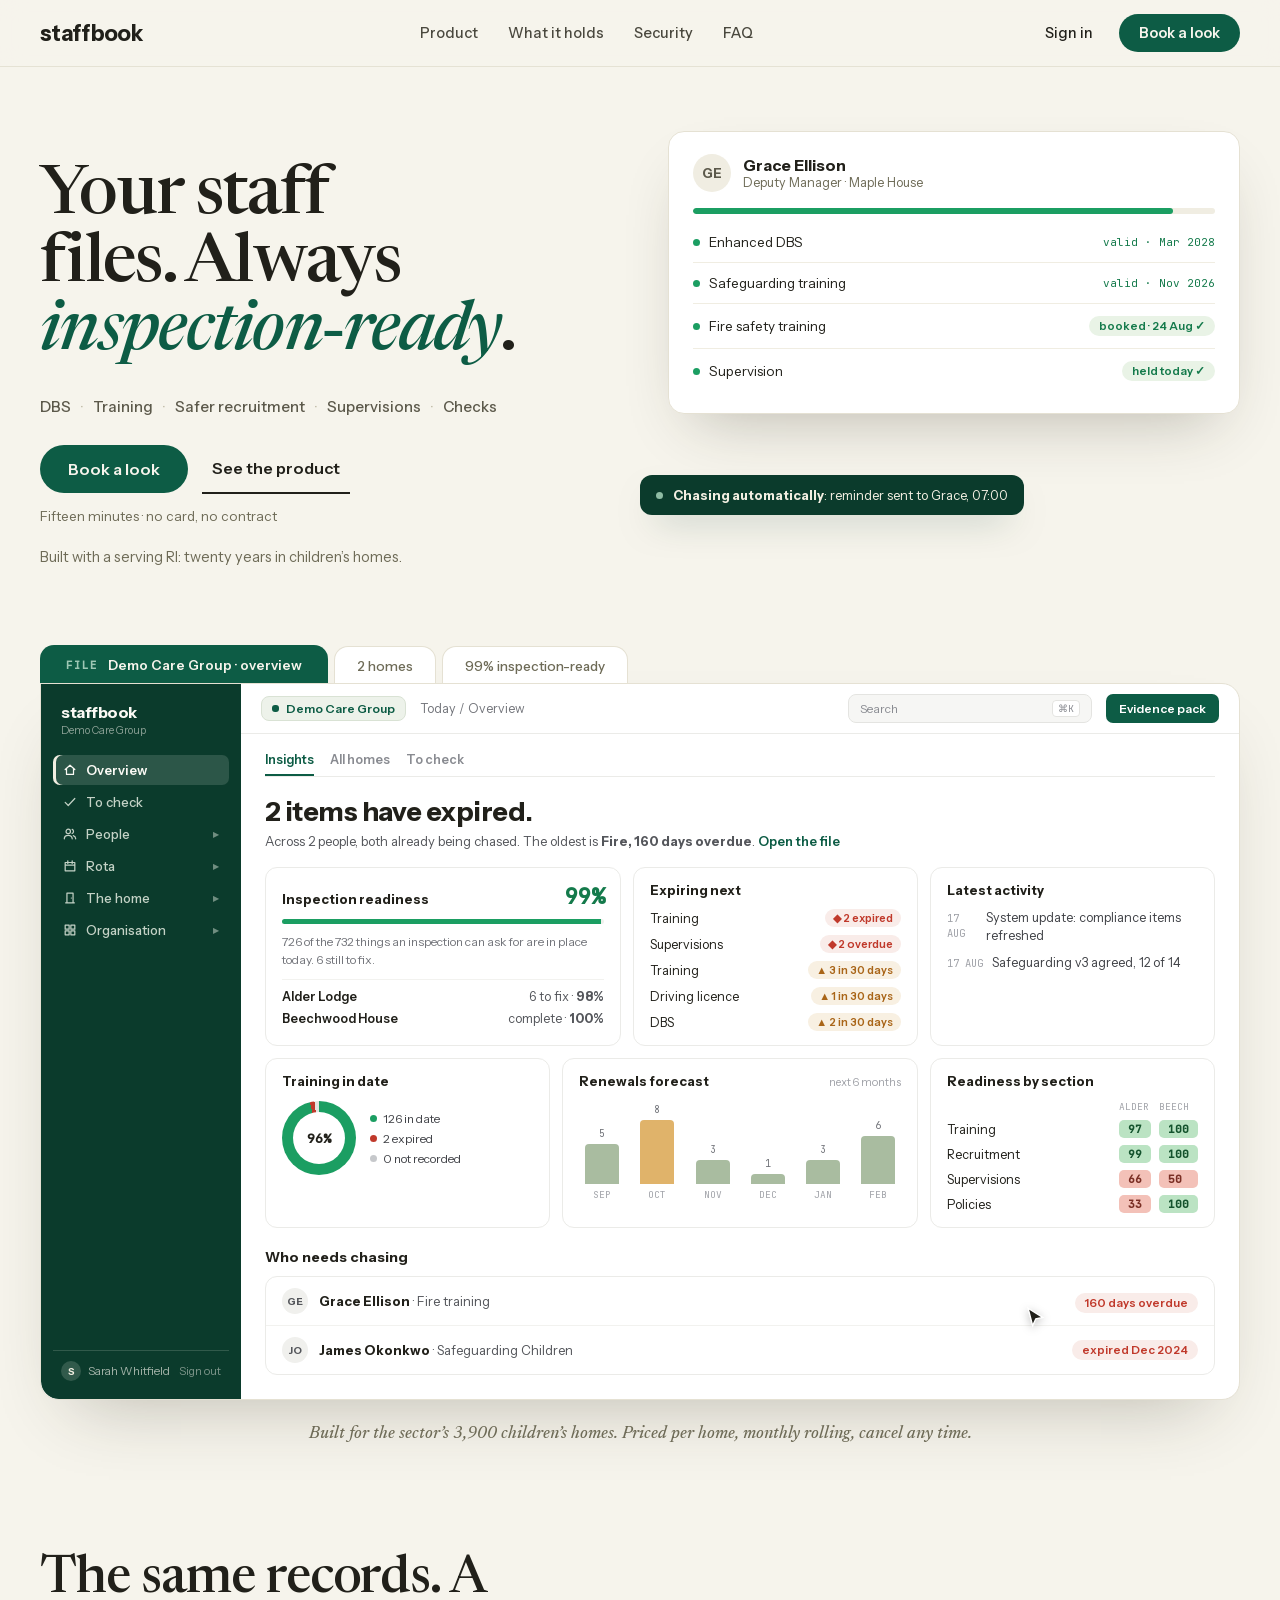
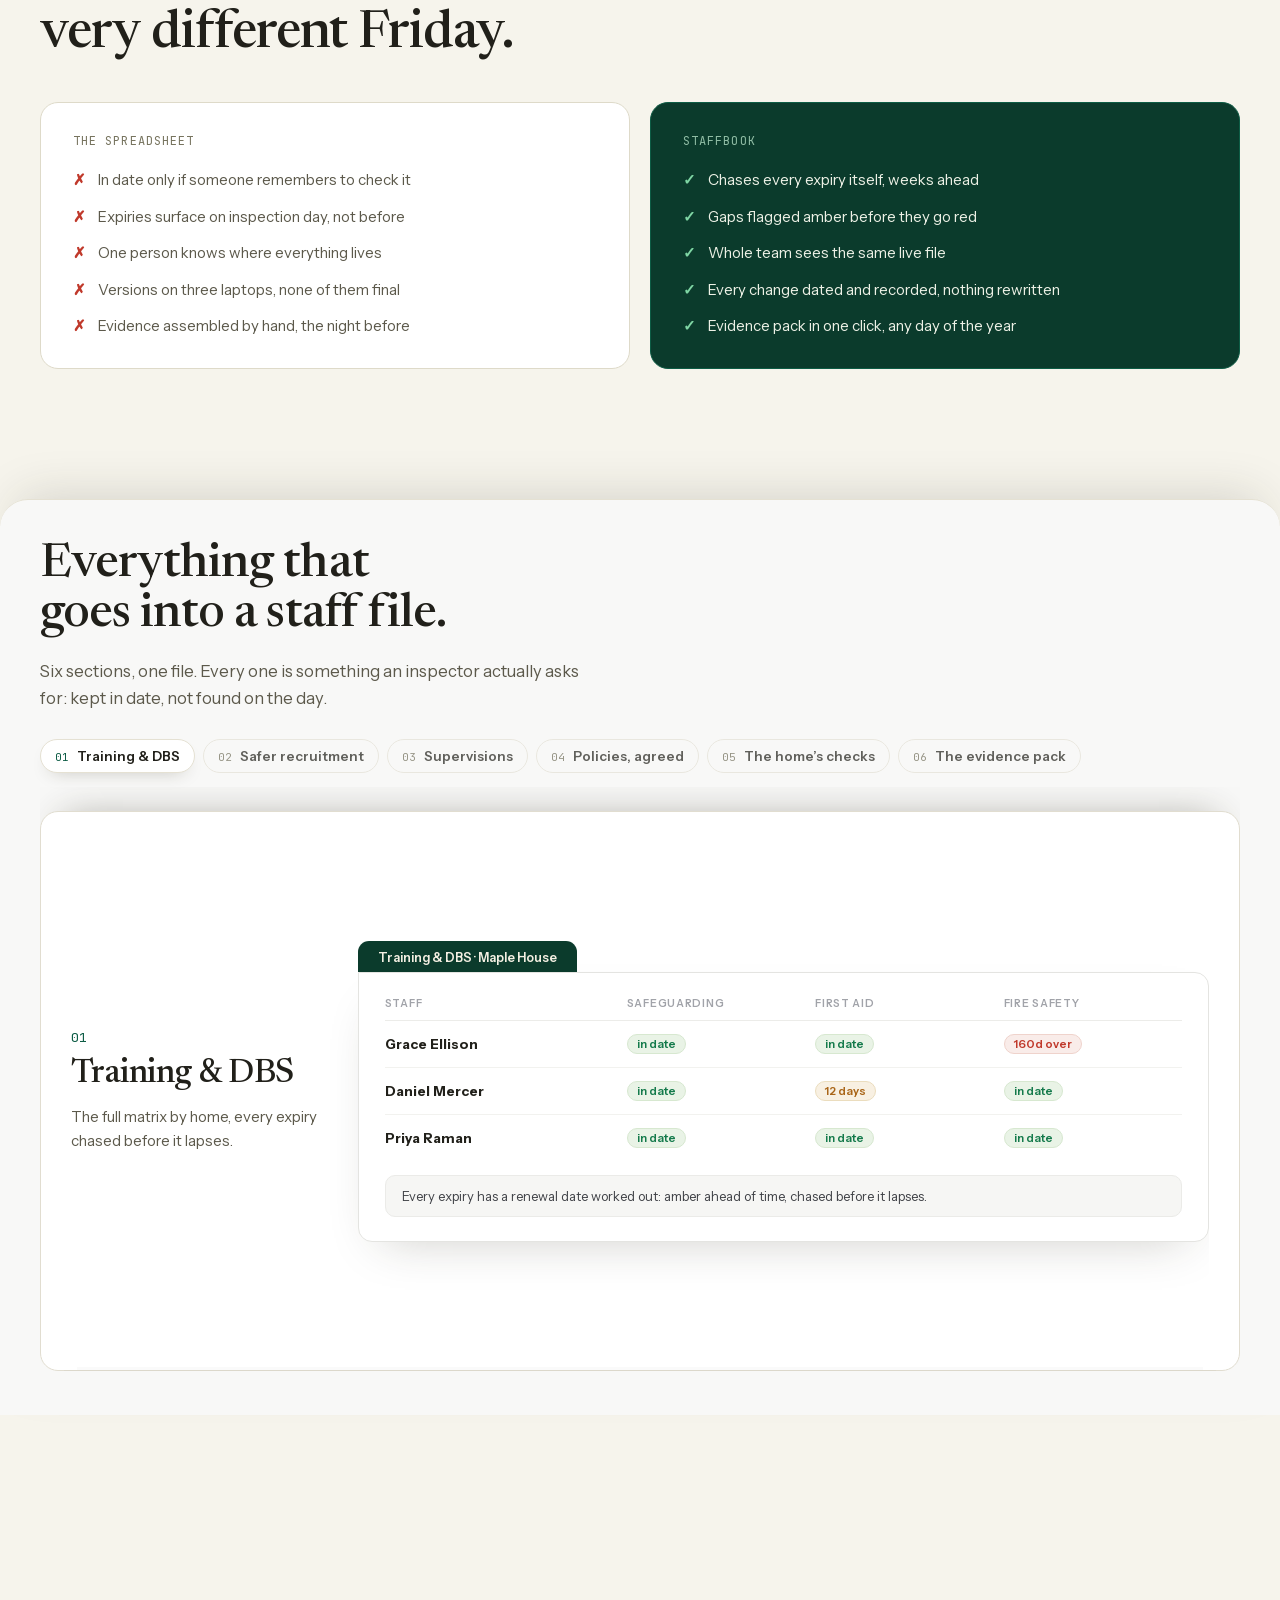
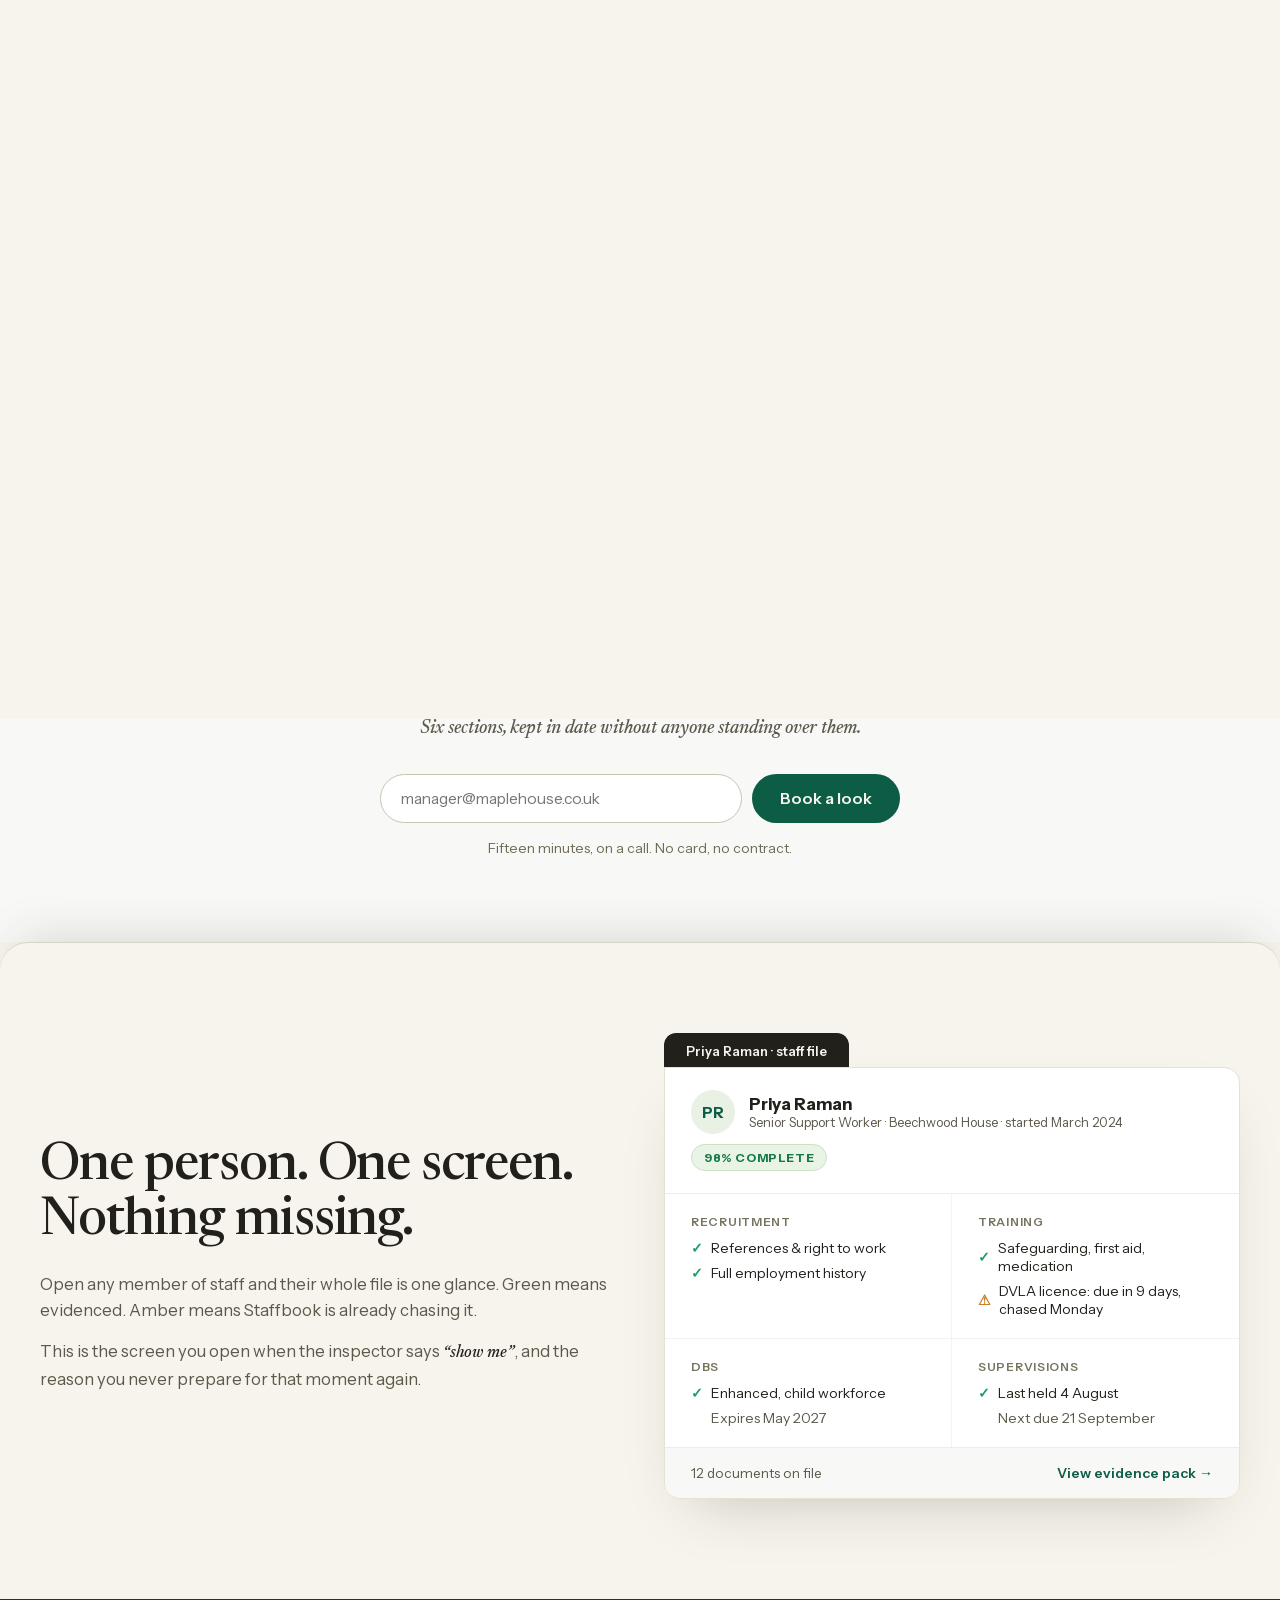
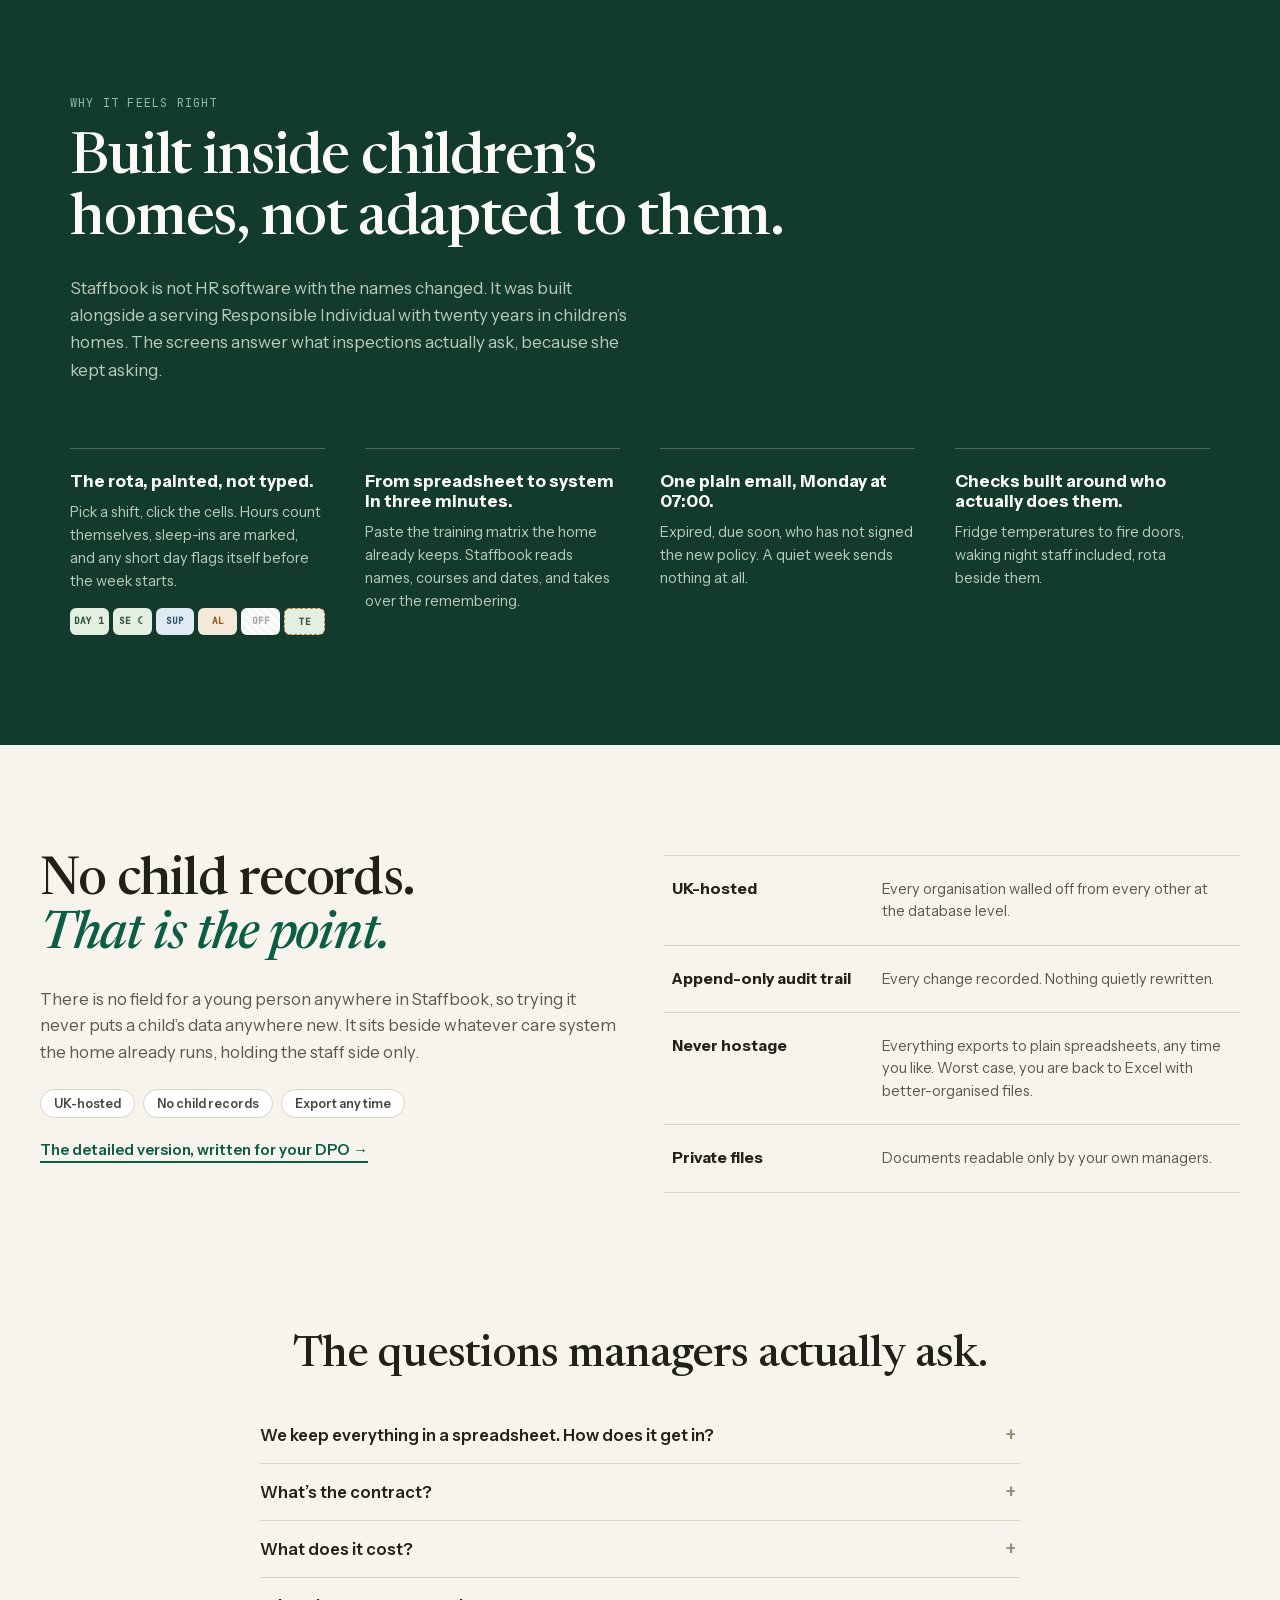
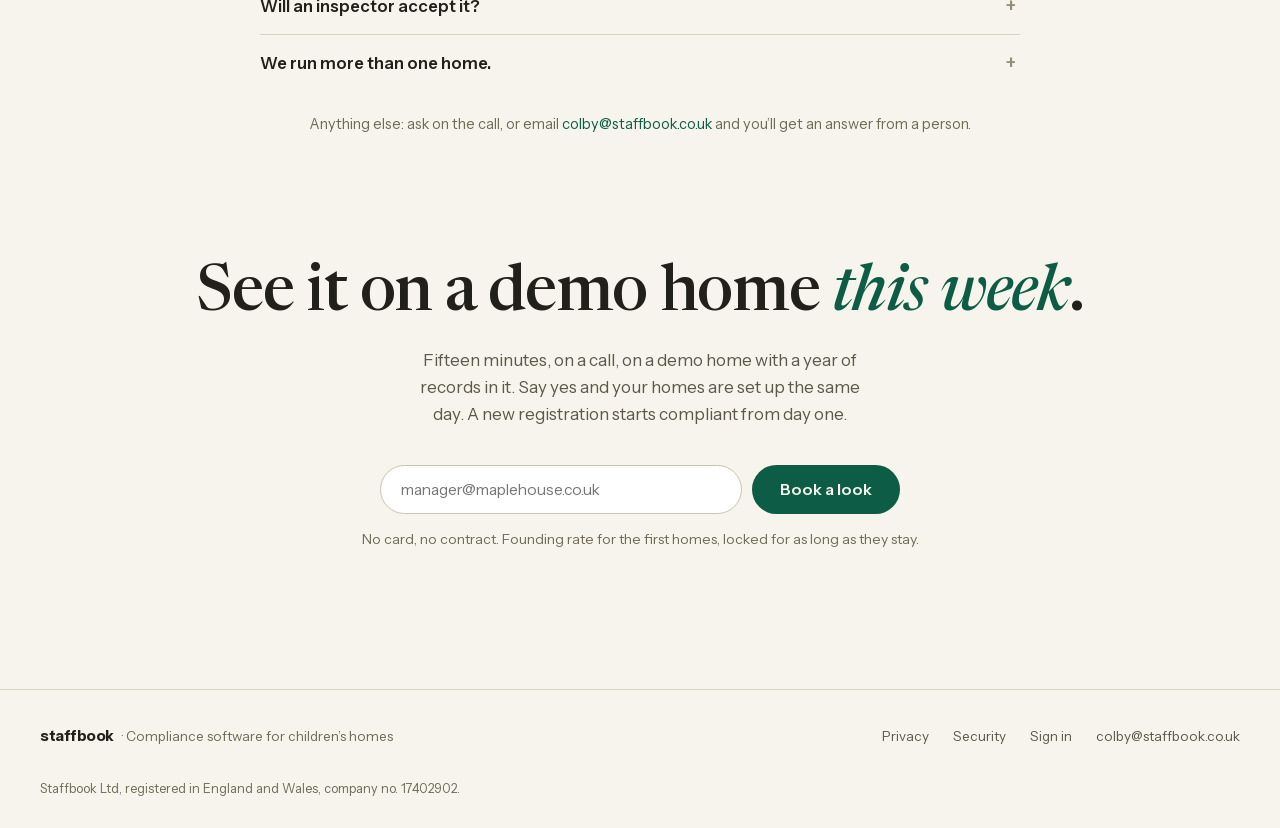
<file: index.html>
<!DOCTYPE html>
<html lang="en-GB">
<head>
<meta charset="utf-8">
<meta name="viewport" content="width=device-width, initial-scale=1">
<title>Staffbook | Staff files, always inspection-ready</title>
<meta name="description" content="Compliance software for children's homes. DBS, training, supervisions, policies and checks: kept in date, chased automatically, evidenced in one click.">
<link rel="canonical" href="https://staffbook.co.uk/">
<meta property="og:title" content="Staffbook: staff files, always inspection-ready">
<meta property="og:description" content="Compliance software for children's homes. Built with a serving RI. No child records, ever.">
<meta property="og:type" content="website">
<meta property="og:url" content="https://staffbook.co.uk/">
<meta property="og:image" content="https://staffbook.co.uk/img/og.png">
<script type="application/ld+json">
{"@context":"https://schema.org","@graph":[
 {"@type":"SoftwareApplication",
  "name":"Staffbook",
  "applicationCategory":"BusinessApplication",
  "operatingSystem":"Web",
  "description":"Staff compliance software for children's homes: training and DBS renewals, safer recruitment checks, supervisions, policy sign-off and premises checks.",
  "url":"https://staffbook.co.uk/",
  "publisher":{"@id":"https://staffbook.co.uk/#org"}},
 {"@type":"Organization",
  "@id":"https://staffbook.co.uk/#org",
  "name":"Staffbook",
  "legalName":"Staffbook Ltd",
  "url":"https://staffbook.co.uk/",
  "logo":"https://staffbook.co.uk/brand/staffbook-favicon.svg",
  "foundingDate":"2026",
  "email":"colby@staffbook.co.uk",
  "address":{"@type":"PostalAddress","streetAddress":"82A James Carter Road","addressLocality":"Mildenhall","postalCode":"IP28 7DE","addressCountry":"GB"},
  "sameAs":[
   "https://find-and-update.company-information.service.gov.uk/company/17402902",
   "https://www.linkedin.com/company/staffbook-uk/"
  ]}
]}
</script>
<link rel="icon" type="image/svg+xml" href="/brand/staffbook-favicon.svg">
<link rel="icon" type="image/png" sizes="48x48" href="/favicon-48.png">
<link rel="icon" type="image/png" sizes="192x192" href="/favicon-192.png">
<link rel="icon" type="image/png" sizes="32x32" href="/favicon-32.png">
<link rel="apple-touch-icon" href="/apple-touch-icon.png">
<link rel="preload" href="/fonts/newsreader-normal-500-latin.woff2" as="font" type="font/woff2" crossorigin>
<link rel="preload" href="/fonts/newsreader-italic-500-latin.woff2" as="font" type="font/woff2" crossorigin>
<link rel="preload" href="/fonts/instrumentsans-normal-400-latin.woff2" as="font" type="font/woff2" crossorigin>
<link rel="stylesheet" href="/fonts/fonts.css">
<script>document.documentElement.classList.add('js')</script>
<style>
  html,body{margin:0;padding:0;background:#F6F4EC}
  body{font-family:'Instrument Sans','Helvetica Neue',sans-serif;color:#21201A;
    -webkit-font-smoothing:antialiased}
  a{color:#0D5C45;text-decoration:none;transition:color .15s ease}
  a:hover{color:#0A4735}
  ::selection{background:#DCEAD9}
  h1,h2{text-wrap:balance}
  [hidden]{display:none !important}
  .serif{font-family:'Newsreader',Georgia,serif;font-weight:500}
  .mono{font-family:'JetBrains Mono',monospace}
  .wrap{max-width:1220px;margin:0 auto;padding-left:clamp(20px,4vw,40px);padding-right:clamp(20px,4vw,40px)}

  @keyframes clickRipple{from{opacity:.6;transform:scale(.3)}to{opacity:0;transform:scale(2.2)}}

  /* nav */
  .navbar{position:sticky;top:0;z-index:60;background:rgba(246,244,236,.92);
    backdrop-filter:blur(12px);-webkit-backdrop-filter:blur(12px);
    border-bottom:1px solid rgba(216,212,194,.55)}
  .navin{display:flex;align-items:center;justify-content:space-between;flex-wrap:wrap;gap:12px;
    max-width:1220px;margin:0 auto;padding:14px clamp(20px,4vw,40px)}
  .wordmark{font-size:22px;font-weight:700;letter-spacing:-.03em;color:#21201A}
  .navlinks{display:flex;align-items:center;gap:30px;font-size:14.5px;font-weight:500}
  .navlinks a{color:#4A483E}
  .navlinks a:hover{color:#0D5C45}
  .pill{display:inline-block;background:#0D5C45;color:#F6F4EC;font-weight:600;border-radius:999px;
    transition:background-color .15s ease,transform .16s cubic-bezier(.23,1,.32,1)}
  .pill:hover{background:#0A4735;color:#F6F4EC}
  .pill:active{transform:scale(.97)}
  .mobnav{display:none}
  @media(max-width:760px){
    .navlinks{display:none}
    .mobnav{display:flex;justify-content:center;gap:22px;font-size:13px;font-weight:500;
      padding:0 20px 10px}
    .mobnav a{color:#4A483E}
  }

  /* verdict chips (data colours) */
  .ok{color:#147A4B;background:#E9F3E6;border:1px solid #D7E8D0;border-radius:999px;
    padding:2px 9px;font-size:11.5px;font-weight:600;white-space:nowrap}
  .warn{color:#A96518;background:#F8F0E2;border:1px solid #EBDDBE;border-radius:999px;
    padding:2px 9px;font-size:11.5px;font-weight:600;white-space:nowrap}
  .bad{color:#C0392B;background:#F9ECE9;border:1px solid #EFD3CC;border-radius:999px;
    padding:2px 9px;font-size:11.5px;font-weight:600;white-space:nowrap}

  .mockcard{background:#FFFFFF;border:1px solid #E4E4E1;border-radius:0 14px 14px 14px;
    box-shadow:0 20px 46px -24px rgba(46,42,26,.25);padding:24px 26px}
  .mocktab{background:#0B3B2C;color:#F3EFE2;font-size:12.5px;font-weight:600;
    padding:9px 20px 7px;border-radius:11px 11px 0 0}
  .hintbox{padding:12px 16px;background:#F6F6F4;border:1px solid #EBEBE8;border-radius:10px;
    font-size:13px;color:#404247}

  /* capture */
  form.cap{display:flex;gap:10px;justify-content:center;flex-wrap:wrap;margin-top:36px}
  form.cap input[type=email]{font:inherit;font-size:15.5px;padding:14px 20px;border-radius:999px;
    border:1px solid #C9C4AE;background:#FFFFFF;color:#21201A;min-width:min(320px,78vw)}
  form.cap input[type=email]:focus{outline:2px solid #0D5C45;outline-offset:1px;border-color:#0D5C45}
  form.cap .btn{font:inherit;font-size:16px;font-weight:600;background:#0D5C45;color:#F6F4EC;
    padding:14px 28px;border-radius:999px;border:none;cursor:pointer;
    transition:background-color .15s ease,transform .16s cubic-bezier(.23,1,.32,1)}
  form.cap .btn:hover{background:#0A4735}
  form.cap .btn:active{transform:scale(.97)}
  form.cap .btn:disabled{opacity:.6;cursor:default}
  .hp{position:absolute;left:-9999px;width:1px;height:1px;opacity:0}
  .capnote{font-size:14px;color:#6E6B57;margin:16px 0 0;min-height:1.4em}
  .capnote a{font-weight:600;border-bottom:1px solid #0D5C45}

  details summary::-webkit-details-marker{display:none}
  details summary{list-style:none;position:relative;padding-right:30px}
  details summary::after{content:"+";position:absolute;right:4px;top:0;color:#918D77;
    font-weight:500;font-size:20px;line-height:1}
  details[open] summary::after{content:"−"}

  /* card stack: static by default so the section survives without JS;
     the script adds .js to enable the pinned scroll-stack on desktop */
  #file{box-sizing:border-box;display:flex;
    flex-direction:column;justify-content:center;background:#F8F8F7;border-top:1px solid #E5E1D3;
    border-radius:28px 28px 0 0;box-shadow:0 -20px 50px -20px rgba(46,42,26,.18);
    padding:40px 40px 44px}
  #file-track.js{height:380vh}
  #file-track.js #file{position:sticky;top:0;min-height:100vh}
  .tabbtn{display:inline-block;font-family:inherit;cursor:pointer;padding:8px 14px;
    border-radius:999px;background:transparent;border:1px solid #E3E0D5;opacity:.7;
    transition:background-color .2s ease,border-color .2s ease,box-shadow .2s ease,
      opacity .2s ease,transform .16s cubic-bezier(.23,1,.32,1)}
  .tabbtn:active{transform:scale(.97)}
  .tabbtn.on{background:#FFFFFF;border:1px solid #E5E1D3;
    box-shadow:0 8px 18px -10px rgba(46,42,26,.28);opacity:1}
  .tabbtn .num{font-family:'JetBrains Mono',monospace;font-size:11px;color:#6E6B57}
  .tabbtn.on .num{color:#0D5C45}
  .tabbtn .t{font-size:13.5px;font-weight:600;color:#21201A}
  #panelbox{position:relative;margin-top:14px}
  #panelbox.js{height:clamp(460px,70vh,584px);overflow:hidden}
  .panel{background:#FFFFFF;border:1px solid #E1DDD0;border-radius:18px;
    box-shadow:0 -16px 38px -24px rgba(46,42,26,.4);padding:8px 30px;box-sizing:border-box;
    margin-top:16px}
  #panelbox.js .panel{position:absolute;left:0;right:0;top:24px;bottom:0;margin-top:0;
    transform:translateY(106%);transform-origin:top center;transition:transform .15s linear}
  .panelin{display:flex;flex-wrap:wrap;gap:34px;align-items:center;height:100%;overflow:auto}
  .panelcopy{flex:1 1 210px;max-width:300px}
  .panelmock{flex:12 1 340px;min-width:0}
  .pnum{font-family:'JetBrains Mono',monospace;font-size:13px;color:#0D5C45}
  .ptitle{font-family:'Newsreader',Georgia,serif;font-weight:500;
    font-size:clamp(26px,3vw,34px);letter-spacing:-.015em;line-height:1.1;margin-top:10px}
  .pdesc{font-size:15px;color:#5C594B;line-height:1.6;margin-top:12px;text-wrap:pretty}

  /* card stack unpins on small screens: cards flow normally */
  @media(max-width:900px){
    #file-track,#file-track.js{height:auto}
    #file,#file-track.js #file{position:static;min-height:0;padding:56px 20px}
    #panelbox,#panelbox.js{height:auto;overflow:visible}
    .panel,#panelbox.js .panel{position:static;transform:none !important;margin-top:16px;padding:20px}
    .tabrow{display:none !important}
  }
  @media(max-width:640px){
    /* the chase/pack notes are the hero's argument: keep them on mobile as
       static rows inside the reserved figure height instead of hiding them */
    #herofig{height:auto !important}
    .float-note{position:static !important;margin:12px 0 0;max-width:100%}
  }

  .scrollx{overflow-x:auto;-webkit-overflow-scrolling:touch}
  @media(max-width:760px){
    .foldertab-x{display:none}
    /* the mock restacks to one column on small screens: no rail, no sideways
       scrolling, every widget full width and readable */
    .mockrail{display:none !important}
    .mockgrid{grid-template-columns:1fr !important;min-width:0 !important;min-height:0 !important}
    .wgrid{grid-template-columns:1fr !important}
    .mocksearch{display:none !important}
    .mocktop{flex-wrap:wrap;row-gap:8px}
    #anim-pack{margin-left:auto}
  }

  /* reveals only arm when JS is present, so content never hides without it */
  html.js .rv{opacity:0;transform:translateY(14px);transition:opacity .6s ease,transform .6s cubic-bezier(.16,1,.3,1)}
  html.js .rv.in{opacity:1;transform:none}
  @media(prefers-reduced-motion:reduce){
    html.js .rv{opacity:1;transform:none;transition:none}
    .panel{transition:none}
  }
</style>
</head>
<body id="top">

<!-- NAV -->
<div class="navbar">
  <nav class="navin" aria-label="Main">
    <a href="#top" class="wordmark">staffbook</a>
    <div class="navlinks">
      <a href="#product">Product</a>
      <a href="#file">What it holds</a>
      <a href="#trust">Security</a>
      <a href="#faq">FAQ</a>
    </div>
    <div style="display:flex;align-items:center;gap:12px">
      <a href="https://app.staffbook.co.uk" style="font-size:14.5px;font-weight:500;color:#21201A;padding:9px 14px">Sign in</a>
      <a href="#cta" class="pill" style="font-size:14.5px;padding:10px 20px">Book a look</a>
    </div>
  </nav>
  <nav class="mobnav" aria-label="Sections">
    <a href="#product">Product</a>
    <a href="#file">What it holds</a>
    <a href="#trust">Security</a>
    <a href="#faq">FAQ</a>
  </nav>
</div>

<!-- HERO -->
<header class="wrap" style="padding-top:64px;display:grid;grid-template-columns:repeat(auto-fit,minmax(min(430px,100%),1fr));gap:56px;align-items:center">
  <div>
    <h1 class="serif" style="font-size:clamp(44px,6.5vw,68px);line-height:1.0;letter-spacing:-.025em;margin:0">Your staff files. Always <span style="font-style:italic;color:#0D5C45">inspection&#8209;ready</span>.</h1>
    <div style="display:flex;gap:10px;font-size:15px;font-weight:500;color:#5C594B;flex-wrap:wrap;margin-top:30px">
      <span>DBS</span><span style="color:#C4BFAC">·</span>
      <span>Training</span><span style="color:#C4BFAC">·</span>
      <span>Safer recruitment</span><span style="color:#C4BFAC">·</span>
      <span>Supervisions</span><span style="color:#C4BFAC">·</span>
      <span>Checks</span>
    </div>
    <div style="display:flex;gap:14px;margin-top:28px;align-items:center;flex-wrap:wrap">
      <a href="#cta" class="pill" style="font-size:16px;padding:14px 28px">Book a look</a>
      <a href="#product" style="color:#21201A;font-size:16px;font-weight:600;padding:14px 10px;border-bottom:2px solid #21201A">See the product</a>
    </div>
    <p style="margin:14px 0 0;font-size:13.5px;color:#6E6B57">Fifteen minutes · no card, no contract</p>
    <p style="margin:22px 0 0;font-size:14.5px;color:#6E6B57;line-height:1.55">Built with a serving RI: twenty years in children&rsquo;s homes.</p>
  </div>

  <!-- HERO ANIMATION: one staff file getting fixed -->
  <div style="position:relative;height:470px" id="herofig">
    <div style="position:relative;z-index:2;background:#FFFFFF;border:1px solid #E5E1D3;border-radius:16px;box-shadow:0 28px 60px -26px rgba(46,42,26,.3);padding:22px 24px 20px">
      <div style="display:flex;align-items:center;gap:12px">
        <span style="width:38px;height:38px;border-radius:50%;background:#F0EDE2;color:#5C594B;font-weight:700;font-size:13px;display:inline-flex;align-items:center;justify-content:center">GE</span>
        <span style="flex:1">
          <span style="display:block;font-size:15.5px;font-weight:700">Grace Ellison</span>
          <span style="display:block;font-size:12.5px;color:#6E6B57">Deputy Manager · Maple House</span>
        </span>
        <span id="hero-complete" hidden style="font-size:11.5px;font-weight:700;letter-spacing:.05em;color:#147A4B;background:#E9F3E6;border:1px solid #D7E8D0;border-radius:999px;padding:4px 11px">FILE COMPLETE</span>
      </div>
      <div style="height:6px;border-radius:3px;background:#F0EDE2;margin-top:16px;overflow:hidden">
        <div id="hero-bar" style="height:100%;border-radius:3px;background:#1B9E62;width:64%;transition:width .55s cubic-bezier(.3,0,.2,1)"></div>
      </div>
      <div style="display:flex;flex-direction:column;margin-top:8px">
        <div style="display:flex;align-items:center;justify-content:space-between;padding:12px 0;border-bottom:1px solid #F0EDE2;font-size:13.5px">
          <span style="display:flex;align-items:center;gap:9px"><span style="width:7px;height:7px;border-radius:50%;background:#1B9E62"></span>Enhanced DBS</span>
          <span class="mono" style="font-size:11px;color:#147A4B">valid · Mar 2028</span>
        </div>
        <div style="display:flex;align-items:center;justify-content:space-between;padding:12px 0;border-bottom:1px solid #F0EDE2;font-size:13.5px">
          <span style="display:flex;align-items:center;gap:9px"><span style="width:7px;height:7px;border-radius:50%;background:#1B9E62"></span>Safeguarding training</span>
          <span class="mono" style="font-size:11px;color:#147A4B">valid · Nov 2026</span>
        </div>
        <div style="display:flex;align-items:center;justify-content:space-between;padding:12px 0;border-bottom:1px solid #F0EDE2;font-size:13.5px">
          <span style="display:flex;align-items:center;gap:9px"><span id="hero-firedot" style="width:7px;height:7px;border-radius:50%;background:#C0392B;transition:background .4s"></span>Fire safety training</span>
          <span id="hero-firebad" style="font-size:11.5px;font-weight:600;color:#C0392B;background:#F9ECE9;padding:3px 10px;border-radius:999px">160 days over</span>
          <span id="hero-fireok" hidden style="font-size:11.5px;font-weight:600;color:#147A4B;background:#E9F3E6;padding:3px 10px;border-radius:999px">booked · 24 Aug ✓</span>
        </div>
        <div style="display:flex;align-items:center;justify-content:space-between;padding:12px 0;font-size:13.5px">
          <span style="display:flex;align-items:center;gap:9px"><span id="hero-supdot" style="width:7px;height:7px;border-radius:50%;background:#C77B27;transition:background .4s"></span>Supervision</span>
          <span id="hero-supbad" style="font-size:11.5px;font-weight:600;color:#A96518;background:#F8F0E2;padding:3px 10px;border-radius:999px">due in 6 days</span>
          <span id="hero-supok" hidden style="font-size:11.5px;font-weight:600;color:#147A4B;background:#E9F3E6;padding:3px 10px;border-radius:999px">held today ✓</span>
        </div>
      </div>
    </div>
    <div id="hero-chase" hidden class="float-note" style="position:absolute;bottom:86px;left:-28px;z-index:3;background:#0B3B2C;color:#F3EFE2;border-radius:12px;padding:12px 16px;font-size:13px;box-shadow:0 16px 36px -16px rgba(11,59,44,.5);display:flex;align-items:center;gap:10px">
      <span style="width:7px;height:7px;border-radius:50%;background:#8FBCA4"></span>
      <span><strong>Chasing automatically</strong>: reminder sent to Grace, 07:00</span>
    </div>
    <div id="hero-pack" hidden class="float-note" style="position:absolute;bottom:24px;left:34px;z-index:3;background:#FFFFFF;border:1px solid #E5E1D3;border-radius:12px;padding:12px 16px;font-size:13px;color:#4A483E;box-shadow:0 16px 36px -16px rgba(46,42,26,.25);display:flex;align-items:center;gap:10px">
      <span class="mono" style="font-size:10.5px;color:#77745F">10:05</span>
      <span><strong>Evidence pack ready</strong>: every date on one PDF</span>
    </div>
  </div>
</header>

<!-- DASHBOARD IN A FOLDER, WITH PLAY-ONCE CURSOR DEMO -->
<section id="product" style="max-width:1260px;margin:44px auto 0;padding:0 clamp(20px,4vw,40px)">
  <div style="display:flex;align-items:flex-end">
    <div style="background:#0D5C45;color:#F6F4EC;font-size:13.5px;font-weight:600;padding:12px 26px 10px;border-radius:14px 14px 0 0;display:flex;align-items:center;gap:10px">
      <span class="mono" style="font-size:11px;letter-spacing:.08em;color:#9DC7B4">FILE</span>
      Demo Care Group · overview
    </div>
    <div class="foldertab-x" style="background:#FFFFFF;border:1px solid #E5E1D3;border-bottom:none;font-size:13.5px;font-weight:500;color:#6E6B57;padding:11px 22px 9px;border-radius:14px 14px 0 0;margin-left:6px">2 homes</div>
    <div class="foldertab-x" style="background:#FFFFFF;border:1px solid #E5E1D3;border-bottom:none;font-size:13.5px;font-weight:500;color:#6E6B57;padding:11px 22px 9px;border-radius:14px 14px 0 0;margin-left:6px">99% inspection-ready</div>
  </div>
  <div class="scrollx" style="border:1px solid #E5E1D3;border-radius:0 18px 18px 18px;background:#FFFFFF;box-shadow:0 34px 70px -34px rgba(46,42,26,.3)">
  <div id="anim-root" style="overflow:hidden;position:relative;border-radius:0 18px 18px 18px">
    <div id="anim-cursor" hidden style="position:absolute;left:0;top:0;z-index:6;pointer-events:none;transform:translate(700px,480px);transition:transform 1.2s cubic-bezier(.45,.05,.2,1)">
      <span id="anim-ripple" hidden style="position:absolute;left:-14px;top:-14px;width:36px;height:36px;border-radius:50%;background:#0D5C45"></span>
      <svg width="22" height="22" viewBox="0 0 24 24" style="position:relative;filter:drop-shadow(0 2px 4px rgba(0,0,0,.25))"><path d="M4 2 L20 12 L12.5 13.5 L9 21 Z" fill="#21201A" stroke="#FFFFFF" stroke-width="1.5"></path></svg>
    </div>
    <div class="mockgrid" style="display:grid;grid-template-columns:200px 1fr;min-height:600px;min-width:980px">
      <!-- rail -->
      <div class="mockrail" style="background:#0B3B2C;padding:18px 12px;display:flex;flex-direction:column;gap:2px">
        <div style="padding:2px 8px 16px">
          <span style="display:block;font-weight:700;font-size:16px;letter-spacing:-.03em;color:#FBFAF5;line-height:1.1">staffbook</span>
          <span style="display:block;font-size:10.5px;color:rgba(246,244,236,.55);margin-top:2px">Demo Care Group</span>
        </div>
        <div style="display:flex;align-items:center;gap:9px;background:rgba(246,244,236,.14);color:#FBFAF5;box-shadow:inset 3px 0 0 #F3EFE2;font-weight:600;font-size:13px;padding:7px 10px;border-radius:7px"><svg width="14" height="14" viewBox="0 0 16 16" style="flex-shrink:0"><path d="M2.5 7.5 L8 2.5 L13.5 7.5 M4 6.5 V13 H12 V6.5" fill="none" stroke="currentColor" stroke-width="1.4" stroke-linecap="round" stroke-linejoin="round"></path></svg>Overview</div>
        <div style="display:flex;align-items:center;gap:9px;color:#C4D2C6;font-size:13px;padding:7px 10px;font-weight:500"><svg width="14" height="14" viewBox="0 0 16 16" style="flex-shrink:0"><path d="M2.5 8.5 L6 12 L13.5 4" fill="none" stroke="currentColor" stroke-width="1.4" stroke-linecap="round" stroke-linejoin="round"></path></svg>To check</div>
        <div style="display:flex;align-items:center;gap:9px;color:#C4D2C6;font-size:13px;padding:7px 10px;font-weight:500"><svg width="14" height="14" viewBox="0 0 16 16" style="flex-shrink:0"><path d="M6 7.5 A2.5 2.5 0 1 0 6 2.5 A2.5 2.5 0 0 0 6 7.5 M1.5 13.5 C1.5 10.7 3.5 9.5 6 9.5 C8.5 9.5 10.5 10.7 10.5 13.5 M10.5 7.3 A2.5 2.5 0 0 0 10.5 2.7 M11.8 9.8 C13.4 10.4 14.5 11.6 14.5 13.5" fill="none" stroke="currentColor" stroke-width="1.4" stroke-linecap="round" stroke-linejoin="round"></path></svg>People<span style="margin-left:auto;font-size:8px;opacity:.55">▶</span></div>
        <div style="display:flex;align-items:center;gap:9px;color:#C4D2C6;font-size:13px;padding:7px 10px;font-weight:500"><svg width="14" height="14" viewBox="0 0 16 16" style="flex-shrink:0"><path d="M2.5 4 H13.5 V13.5 H2.5 Z M2.5 7 H13.5 M5.5 2 V5 M10.5 2 V5" fill="none" stroke="currentColor" stroke-width="1.4" stroke-linecap="round" stroke-linejoin="round"></path></svg>Rota<span style="margin-left:auto;font-size:8px;opacity:.55">▶</span></div>
        <div style="display:flex;align-items:center;gap:9px;color:#C4D2C6;font-size:13px;padding:7px 10px;font-weight:500"><svg width="14" height="14" viewBox="0 0 16 16" style="flex-shrink:0"><path d="M3 13.5 H13 M4.5 13.5 V2.5 H11.5 V13.5 M9.5 8 H9.6" fill="none" stroke="currentColor" stroke-width="1.4" stroke-linecap="round" stroke-linejoin="round"></path></svg>The home<span style="margin-left:auto;font-size:8px;opacity:.55">▶</span></div>
        <div style="display:flex;align-items:center;gap:9px;color:#C4D2C6;font-size:13px;padding:7px 10px;font-weight:500"><svg width="14" height="14" viewBox="0 0 16 16" style="flex-shrink:0"><path d="M2.5 2.5 H7 V7 H2.5 Z M9 2.5 H13.5 V7 H9 Z M2.5 9 H7 V13.5 H2.5 Z M9 9 H13.5 V13.5 H9 Z" fill="none" stroke="currentColor" stroke-width="1.4" stroke-linecap="round" stroke-linejoin="round"></path></svg>Organisation<span style="margin-left:auto;font-size:8px;opacity:.55">▶</span></div>
        <div style="margin-top:auto;border-top:1px solid rgba(246,244,236,.16);padding:10px 8px 0;display:flex;align-items:center;gap:7px;font-size:11.5px;color:rgba(246,244,236,.65)">
          <span style="width:20px;height:20px;border-radius:50%;background:rgba(246,244,236,.16);color:#F3EFE2;font-weight:700;font-size:9.5px;display:inline-flex;align-items:center;justify-content:center">S</span>
          Sarah Whitfield
          <span style="margin-left:auto;font-size:11px;opacity:.75">Sign out</span>
        </div>
      </div>
      <!-- main -->
      <div style="display:flex;flex-direction:column">
        <div class="mocktop" style="display:flex;align-items:center;gap:14px;padding:10px 20px;border-bottom:1px solid #EBEBE8">
          <span style="display:inline-flex;align-items:center;gap:7px;border:1px solid #D9E2D4;background:#EDF2EA;border-radius:8px;padding:4px 10px;font-size:12px;font-weight:600;color:#0D5C45"><span style="width:7px;height:7px;border-radius:3px;background:#0D5C45"></span>Demo Care Group</span>
          <span style="font-size:12.5px;color:#73757B">Today / Overview</span>
          <span class="mocksearch" style="margin-left:auto;display:flex;align-items:center;gap:8px;border:1px solid #E4E4E1;background:#F6F6F4;border-radius:8px;padding:5px 11px;font-size:12px;color:#898B91;width:220px">Search<span class="mono" style="margin-left:auto;font-size:9.5px;background:#FFFFFF;border:1px solid #E4E4E1;border-radius:4px;padding:1px 5px">⌘K</span></span>
          <span id="anim-pack">
            <span id="pack-btn" style="display:inline-block;background:#0D5C45;color:#FFFFFF;font-size:12px;font-weight:600;padding:7px 13px;border-radius:7px">Evidence pack</span>
            <span id="pack-ready" hidden style="display:inline-block;background:#E9F3E6;color:#147A4B;border:1px solid #D7E8D0;font-size:12px;font-weight:600;padding:6px 13px;border-radius:7px">Evidence pack ready ✓</span>
          </span>
        </div>
        <div style="padding:18px 24px 24px">
          <div style="display:flex;gap:16px;font-size:12.5px;font-weight:600;color:#898B91;border-bottom:1px solid #EBEBE8;padding-bottom:0">
            <span style="color:#0D5C45;border-bottom:2px solid #0D5C45;padding-bottom:7px">Insights</span><span style="padding-bottom:7px">All homes</span><span style="padding-bottom:7px">To check</span>
          </div>
          <div style="font-size:27px;font-weight:700;letter-spacing:-.02em;margin-top:18px"><span id="head-not">2 items have expired.</span><span id="head-fixed" hidden>1 item still expired.</span></div>
          <div style="font-size:13px;color:#54565B;margin-top:5px">Across 2 people, both already being chased. The oldest is <strong>Fire, 160 days overdue</strong>. <span style="color:#0D5C45;font-weight:600">Open the file</span></div>
          <div class="wgrid" style="display:grid;grid-template-columns:1.25fr 1fr 1fr;gap:12px;margin-top:18px">
            <div style="border:1px solid #EBEBE8;border-radius:12px;padding:14px 16px">
              <div style="display:flex;justify-content:space-between;align-items:baseline"><span style="font-size:13px;font-weight:700">Inspection readiness</span><span class="mono" style="font-size:22px;font-weight:600;color:#147A4B">99%</span></div>
              <div style="height:5px;border-radius:3px;background:#F0F0ED;margin-top:8px;overflow:hidden"><div style="width:99%;height:100%;background:#1B9E62"></div></div>
              <div style="font-size:12px;color:#73757B;line-height:1.5;margin-top:9px">726 of the 732 things an inspection can ask for are in place today. 6 still to fix.</div>
              <div style="display:flex;justify-content:space-between;font-size:12.5px;margin-top:10px;padding-top:9px;border-top:1px solid #F2F2EF"><span style="font-weight:600">Alder Lodge</span><span style="color:#54565B">6 to fix · <strong>98%</strong></span></div>
              <div style="display:flex;justify-content:space-between;font-size:12.5px;margin-top:7px"><span style="font-weight:600">Beechwood House</span><span style="color:#54565B">complete · <strong>100%</strong></span></div>
            </div>
            <div style="border:1px solid #EBEBE8;border-radius:12px;padding:14px 16px">
              <div style="font-size:13px;font-weight:700">Expiring next</div>
              <div style="display:flex;flex-direction:column;gap:8px;margin-top:11px;font-size:12.5px">
                <div style="display:flex;justify-content:space-between;align-items:center"><span>Training</span><span class="bad" style="font-size:11px;border:none;padding:2px 8px">◆ 2 expired</span></div>
                <div style="display:flex;justify-content:space-between;align-items:center"><span>Supervisions</span><span class="bad" style="font-size:11px;border:none;padding:2px 8px">◆ 2 overdue</span></div>
                <div style="display:flex;justify-content:space-between;align-items:center"><span>Training</span><span class="warn" style="font-size:11px;border:none;padding:2px 8px">▲ 3 in 30 days</span></div>
                <div style="display:flex;justify-content:space-between;align-items:center"><span>Driving licence</span><span class="warn" style="font-size:11px;border:none;padding:2px 8px">▲ 1 in 30 days</span></div>
                <div style="display:flex;justify-content:space-between;align-items:center"><span>DBS</span><span class="warn" style="font-size:11px;border:none;padding:2px 8px">▲ 2 in 30 days</span></div>
              </div>
            </div>
            <div style="border:1px solid #EBEBE8;border-radius:12px;padding:14px 16px">
              <div style="font-size:13px;font-weight:700">Latest activity</div>
              <div style="display:flex;flex-direction:column;gap:9px;margin-top:11px;font-size:12.5px;color:#404247;line-height:1.45">
                <div style="display:flex;gap:9px"><span class="mono" style="font-size:10.5px;color:#A1A3A9;padding-top:2px">17 AUG</span><span>System update: compliance items refreshed</span></div>
                <div style="display:flex;gap:9px"><span class="mono" style="font-size:10.5px;color:#A1A3A9;padding-top:2px">17 AUG</span><span>Safeguarding v3 agreed, 12 of 14</span></div>
                <div id="feed-new" hidden style="display:flex;gap:9px"><span class="mono" style="font-size:10.5px;color:#A1A3A9;padding-top:2px">NOW</span><span><strong>Fire refresher booked</strong>: Grace Ellison, 24 Aug</span></div>
              </div>
            </div>
          </div>
          <div class="wgrid" style="display:grid;grid-template-columns:1fr 1.25fr 1fr;gap:12px;margin-top:12px">
            <div style="border:1px solid #EBEBE8;border-radius:12px;padding:14px 16px">
              <div style="font-size:13px;font-weight:700">Training in date</div>
              <div style="display:flex;align-items:center;gap:14px;margin-top:12px">
                <span style="width:74px;height:74px;border-radius:50%;background:conic-gradient(#1B9E62 0 96%,#C0392B 96% 98%,#E4E4E1 98% 100%);display:inline-flex;align-items:center;justify-content:center;flex-shrink:0"><span class="mono" style="width:52px;height:52px;border-radius:50%;background:#FFFFFF;display:inline-flex;align-items:center;justify-content:center;font-size:13px;font-weight:600">96%</span></span>
                <span style="display:flex;flex-direction:column;gap:5px;font-size:12px;color:#404247">
                  <span style="display:flex;align-items:center;gap:6px"><span style="width:7px;height:7px;border-radius:50%;background:#1B9E62"></span>126 in date</span>
                  <span style="display:flex;align-items:center;gap:6px"><span style="width:7px;height:7px;border-radius:50%;background:#C0392B"></span>2 expired</span>
                  <span style="display:flex;align-items:center;gap:6px"><span style="width:7px;height:7px;border-radius:50%;background:#C6C8CB"></span>0 not recorded</span>
                </span>
              </div>
            </div>
            <div style="border:1px solid #EBEBE8;border-radius:12px;padding:14px 16px">
              <div style="display:flex;justify-content:space-between;align-items:baseline"><span style="font-size:13px;font-weight:700">Renewals forecast</span><span style="font-size:11px;color:#A1A3A9">next 6 months</span></div>
              <div style="display:flex;align-items:flex-end;gap:8px;margin-top:14px">
                <span style="display:flex;flex-direction:column;align-items:center;gap:4px;flex:1"><span class="mono" style="font-size:10px;color:#73757B">5</span><span style="display:block;width:100%;max-width:34px;height:40px;border-radius:4px 4px 0 0;background:#A9BCA0"></span><span class="mono" style="font-size:9.5px;color:#A1A3A9">SEP</span></span>
                <span style="display:flex;flex-direction:column;align-items:center;gap:4px;flex:1"><span class="mono" style="font-size:10px;color:#73757B">8</span><span style="display:block;width:100%;max-width:34px;height:64px;border-radius:4px 4px 0 0;background:#E0B36A"></span><span class="mono" style="font-size:9.5px;color:#A1A3A9">OCT</span></span>
                <span style="display:flex;flex-direction:column;align-items:center;gap:4px;flex:1"><span class="mono" style="font-size:10px;color:#73757B">3</span><span style="display:block;width:100%;max-width:34px;height:24px;border-radius:4px 4px 0 0;background:#A9BCA0"></span><span class="mono" style="font-size:9.5px;color:#A1A3A9">NOV</span></span>
                <span style="display:flex;flex-direction:column;align-items:center;gap:4px;flex:1"><span class="mono" style="font-size:10px;color:#73757B">1</span><span style="display:block;width:100%;max-width:34px;height:10px;border-radius:4px 4px 0 0;background:#A9BCA0"></span><span class="mono" style="font-size:9.5px;color:#A1A3A9">DEC</span></span>
                <span style="display:flex;flex-direction:column;align-items:center;gap:4px;flex:1"><span class="mono" style="font-size:10px;color:#73757B">3</span><span style="display:block;width:100%;max-width:34px;height:24px;border-radius:4px 4px 0 0;background:#A9BCA0"></span><span class="mono" style="font-size:9.5px;color:#A1A3A9">JAN</span></span>
                <span style="display:flex;flex-direction:column;align-items:center;gap:4px;flex:1"><span class="mono" style="font-size:10px;color:#73757B">6</span><span style="display:block;width:100%;max-width:34px;height:48px;border-radius:4px 4px 0 0;background:#A9BCA0"></span><span class="mono" style="font-size:9.5px;color:#A1A3A9">FEB</span></span>
              </div>
            </div>
            <div style="border:1px solid #EBEBE8;border-radius:12px;padding:14px 16px">
              <div style="font-size:13px;font-weight:700">Readiness by section</div>
              <div style="display:grid;grid-template-columns:1fr auto auto;gap:7px 8px;margin-top:11px;font-size:12.5px;align-items:center">
                <span></span><span class="mono" style="font-size:9.5px;color:#A1A3A9">ALDER</span><span class="mono" style="font-size:9.5px;color:#A1A3A9">BEECH</span>
                <span>Training</span><span class="mono" style="font-size:11px;font-weight:600;padding:2px 9px;border-radius:5px;background:#BBE3C3;color:#14532D">97</span><span class="mono" style="font-size:11px;font-weight:600;padding:2px 9px;border-radius:5px;background:#BBE3C3;color:#14532D">100</span>
                <span>Recruitment</span><span class="mono" style="font-size:11px;font-weight:600;padding:2px 9px;border-radius:5px;background:#BBE3C3;color:#14532D">99</span><span class="mono" style="font-size:11px;font-weight:600;padding:2px 9px;border-radius:5px;background:#BBE3C3;color:#14532D">100</span>
                <span>Supervisions</span><span class="mono" style="font-size:11px;font-weight:600;padding:2px 9px;border-radius:5px;background:#F3C1B8;color:#7A2E24">66</span><span class="mono" style="font-size:11px;font-weight:600;padding:2px 9px;border-radius:5px;background:#F3C1B8;color:#7A2E24">50</span>
                <span>Policies</span><span class="mono" style="font-size:11px;font-weight:600;padding:2px 9px;border-radius:5px;background:#F3C1B8;color:#7A2E24">33</span><span class="mono" style="font-size:11px;font-weight:600;padding:2px 9px;border-radius:5px;background:#BBE3C3;color:#14532D">100</span>
              </div>
            </div>
          </div>
          <div style="font-size:14px;font-weight:700;margin-top:20px">Who needs chasing</div>
          <div style="border:1px solid #EBEBE8;border-radius:12px;overflow:hidden;margin-top:10px">
            <div id="anim-grace" style="display:flex;align-items:center;gap:11px;padding:11px 16px;border-bottom:1px solid #F2F2EF;background:transparent;transition:background .3s">
              <span style="width:26px;height:26px;border-radius:50%;background:#F0F0ED;color:#54565B;font-weight:700;font-size:10px;display:inline-flex;align-items:center;justify-content:center">GE</span>
              <span style="font-size:13px"><strong>Grace Ellison</strong> <span style="color:#54565B">· Fire training</span></span>
              <span style="margin-left:auto">
                <span id="grace-not" class="bad" style="border:none;padding:3px 10px">160 days overdue</span>
                <span id="grace-fixed" hidden class="ok" style="border:none;padding:3px 10px">refresher booked ✓</span>
              </span>
            </div>
            <div style="display:flex;align-items:center;gap:11px;padding:11px 16px">
              <span style="width:26px;height:26px;border-radius:50%;background:#F0F0ED;color:#54565B;font-weight:700;font-size:10px;display:inline-flex;align-items:center;justify-content:center">JO</span>
              <span style="font-size:13px"><strong>James Okonkwo</strong> <span style="color:#54565B">· Safeguarding Children</span></span>
              <span class="bad" style="margin-left:auto;border:none;padding:3px 10px">expired Dec 2024</span>
            </div>
          </div>
        </div>
      </div>
    </div>
  </div>
  </div>
  <p class="serif" style="text-align:center;color:#6E6B57;margin:26px 0 0;font-style:italic;font-size:17px">Built for the sector&rsquo;s 3,900 children&rsquo;s homes. Priced per home, monthly rolling, cancel any time.</p>
</section>

<!-- COMPARISON -->
<section class="wrap" style="margin-top:110px">
  <h2 class="serif rv" style="font-size:clamp(32px,5vw,52px);letter-spacing:-.02em;line-height:1.05;margin:0;max-width:640px">The same records. A very different Friday.</h2>
  <div style="display:grid;grid-template-columns:repeat(auto-fit,minmax(min(380px,100%),1fr));gap:20px;margin-top:40px">
    <div class="rv" style="border:1px solid #DEDAC9;border-radius:18px;padding:30px 32px;background:#FFFFFF">
      <div class="mono" style="font-size:12px;letter-spacing:.09em;color:#77745F">THE SPREADSHEET</div>
      <div style="display:flex;flex-direction:column;gap:14px;margin-top:20px;font-size:15px;color:#5C594B;line-height:1.5">
        <div style="display:flex;gap:12px"><span style="color:#C0392B;font-weight:700">✗</span><span>In date only if someone remembers to check it</span></div>
        <div style="display:flex;gap:12px"><span style="color:#C0392B;font-weight:700">✗</span><span>Expiries surface on inspection day, not before</span></div>
        <div style="display:flex;gap:12px"><span style="color:#C0392B;font-weight:700">✗</span><span>One person knows where everything lives</span></div>
        <div style="display:flex;gap:12px"><span style="color:#C0392B;font-weight:700">✗</span><span>Versions on three laptops, none of them final</span></div>
        <div style="display:flex;gap:12px"><span style="color:#C0392B;font-weight:700">✗</span><span>Evidence assembled by hand, the night before</span></div>
      </div>
    </div>
    <div class="rv" style="border:1px solid #0D5C45;border-radius:18px;padding:30px 32px;background:#0B3B2C;color:#EDF1E6">
      <div class="mono" style="font-size:12px;letter-spacing:.09em;color:#8FBCA4">STAFFBOOK</div>
      <div style="display:flex;flex-direction:column;gap:14px;margin-top:20px;font-size:15px;line-height:1.5">
        <div style="display:flex;gap:12px"><span style="color:#7FD6A4;font-weight:700">✓</span><span>Chases every expiry itself, weeks ahead</span></div>
        <div style="display:flex;gap:12px"><span style="color:#7FD6A4;font-weight:700">✓</span><span>Gaps flagged amber before they go red</span></div>
        <div style="display:flex;gap:12px"><span style="color:#7FD6A4;font-weight:700">✓</span><span>Whole team sees the same live file</span></div>
        <div style="display:flex;gap:12px"><span style="color:#7FD6A4;font-weight:700">✓</span><span>Every change dated and recorded, nothing rewritten</span></div>
        <div style="display:flex;gap:12px"><span style="color:#7FD6A4;font-weight:700">✓</span><span>Evidence pack in one click, any day of the year</span></div>
      </div>
    </div>
  </div>
</section>

<!-- WHAT IT HOLDS: scroll-driven card stack -->
<div style="margin-top:130px">
<div id="file-track">
<section id="file">
  <div style="max-width:1220px;margin:0 auto;width:100%">
    <h2 class="serif" style="font-size:clamp(32px,5vw,48px);letter-spacing:-.02em;line-height:1.05;margin:0;max-width:620px">Everything that goes into a staff file.</h2>
    <p style="font-size:16.5px;color:#5C594B;margin:18px 0 0;line-height:1.6;max-width:540px;text-wrap:pretty">Six sections, one file. Every one is something an inspector actually asks for: kept in date, not found on the day.</p>
    <div style="margin-top:28px">
      <div class="tabrow" style="display:flex;flex-wrap:wrap;gap:8px" id="tabs"></div>
      <div id="panelbox">

        <div class="panel" data-i="0"><div class="panelin">
          <div class="panelcopy"><div class="pnum">01</div><div class="ptitle">Training &amp; DBS</div><div class="pdesc">The full matrix by home, every expiry chased before it lapses.</div></div>
          <div class="panelmock">
            <div style="display:flex"><div class="mocktab">Training &amp; DBS · Maple House</div></div>
            <div class="mockcard">
              <div style="display:grid;grid-template-columns:1.3fr 1fr 1fr 1fr;gap:10px;font-size:10.5px;font-weight:600;letter-spacing:.07em;color:#A1A3A9;padding-bottom:10px;border-bottom:1px solid #ECECE9">
                <span>STAFF</span><span>SAFEGUARDING</span><span>FIRST AID</span><span>FIRE SAFETY</span>
              </div>
              <div style="display:grid;grid-template-columns:1.3fr 1fr 1fr 1fr;gap:10px;font-size:13.5px;padding:13px 0;border-bottom:1px solid #F2F2EF;align-items:center">
                <strong>Grace Ellison</strong>
                <span class="ok" style="justify-self:start">in date</span>
                <span class="ok" style="justify-self:start">in date</span>
                <span class="bad" style="justify-self:start">160d over</span>
              </div>
              <div style="display:grid;grid-template-columns:1.3fr 1fr 1fr 1fr;gap:10px;font-size:13.5px;padding:13px 0;border-bottom:1px solid #F2F2EF;align-items:center">
                <strong>Daniel Mercer</strong>
                <span class="ok" style="justify-self:start">in date</span>
                <span class="warn" style="justify-self:start">12 days</span>
                <span class="ok" style="justify-self:start">in date</span>
              </div>
              <div style="display:grid;grid-template-columns:1.3fr 1fr 1fr 1fr;gap:10px;font-size:13.5px;padding:13px 0;align-items:center">
                <strong>Priya Raman</strong>
                <span class="ok" style="justify-self:start">in date</span>
                <span class="ok" style="justify-self:start">in date</span>
                <span class="ok" style="justify-self:start">in date</span>
              </div>
              <div class="hintbox" style="margin-top:14px">Every expiry has a renewal date worked out: amber ahead of time, chased before it lapses.</div>
            </div>
          </div>
        </div></div>

        <div class="panel" data-i="1"><div class="panelin">
          <div class="panelcopy"><div class="pnum">02</div><div class="ptitle">Safer recruitment</div><div class="pdesc">The checks file per person, gaps visible before an inspector finds them.</div></div>
          <div class="panelmock">
            <div style="display:flex"><div class="mocktab">Safer recruitment · new starter</div></div>
            <div class="mockcard" style="display:flex;flex-direction:column;gap:13px">
              <div style="font-size:15px;font-weight:700;padding-bottom:12px;border-bottom:1px solid #ECECE9">Jordan Blake · Support Worker · starts 1 September</div>
              <div style="display:flex;justify-content:space-between;font-size:14px"><span style="display:flex;gap:10px"><span style="color:#1B9E62;font-weight:700">✓</span> Application form</span><span class="mono" style="color:#898B91;font-size:11px">on file</span></div>
              <div style="display:flex;justify-content:space-between;font-size:14px"><span style="display:flex;gap:10px"><span style="color:#1B9E62;font-weight:700">✓</span> References, 2 of 2 returned</span><span class="mono" style="color:#898B91;font-size:11px">verified</span></div>
              <div style="display:flex;justify-content:space-between;font-size:14px"><span style="display:flex;gap:10px"><span style="color:#1B9E62;font-weight:700">✓</span> Right to work</span><span class="mono" style="color:#898B91;font-size:11px">checked 12 August</span></div>
              <div style="display:flex;justify-content:space-between;font-size:14px"><span style="display:flex;gap:10px"><span style="color:#1B9E62;font-weight:700">✓</span> Enhanced DBS, child workforce</span><span class="mono" style="color:#898B91;font-size:11px">countersigned</span></div>
              <div style="display:flex;justify-content:space-between;font-size:14px"><span style="display:flex;gap:10px"><span style="color:#C77B27;font-weight:700">⚠</span> Employment history: 3-month gap, 2019</span><span style="color:#A96518;font-size:12.5px;font-weight:600">explanation requested</span></div>
              <div class="hintbox" style="margin-top:4px">Gaps are visible before an inspector finds them, and the explanation is filed next to the gap.</div>
            </div>
          </div>
        </div></div>

        <div class="panel" data-i="2"><div class="panelin">
          <div class="panelcopy"><div class="pnum">03</div><div class="ptitle">Supervisions</div><div class="pdesc">Scheduled, recorded, evidenced, on pattern.</div></div>
          <div class="panelmock">
            <div style="display:flex"><div class="mocktab">Supervisions · Maple House</div></div>
            <div class="mockcard" style="display:flex;flex-direction:column;gap:13px">
              <div style="font-size:13px;color:#77745F;padding-bottom:10px;border-bottom:1px solid #ECECE9">Pattern: every 6 weeks · recorded and signed by both</div>
              <div style="display:flex;justify-content:space-between;align-items:center;font-size:14px"><span><strong>Grace Ellison</strong> · last held 28 July</span><span class="ok">on pattern</span></div>
              <div style="display:flex;justify-content:space-between;align-items:center;font-size:14px"><span><strong>Priya Raman</strong> · last held 4 August</span><span class="ok">next due 21 Sept</span></div>
              <div style="display:flex;justify-content:space-between;align-items:center;font-size:14px"><span><strong>Daniel Mercer</strong> · last held 12 June</span><span class="warn">due this week</span></div>
              <div style="display:flex;justify-content:space-between;align-items:center;font-size:14px"><span><strong>Sam Ogden</strong> · last held 1 August</span><span class="ok">on pattern</span></div>
              <div class="hintbox" style="margin-top:4px">Scheduled, recorded, evidenced. The pattern holds itself, and slipping shows up early.</div>
            </div>
          </div>
        </div></div>

        <div class="panel" data-i="3"><div class="panelin">
          <div class="panelcopy"><div class="pnum">04</div><div class="ptitle">Policies, agreed</div><div class="pdesc">Every member of staff signs &ldquo;read and understood&rdquo;.</div></div>
          <div class="panelmock">
            <div style="display:flex"><div class="mocktab">Policies · Safeguarding v3</div></div>
            <div class="mockcard" style="display:flex;flex-direction:column;gap:16px">
              <div style="display:flex;justify-content:space-between;align-items:baseline">
                <div style="font-size:15px;font-weight:700">Safeguarding policy, v3, issued 4 August</div>
                <div style="font-size:13px;color:#5C594B"><strong>12 of 14</strong> agreed</div>
              </div>
              <div style="height:8px;background:#ECECE9;border-radius:999px;overflow:hidden"><div style="width:86%;height:100%;background:#0D5C45;border-radius:999px"></div></div>
              <div style="display:flex;flex-direction:column;gap:11px;font-size:14px">
                <div style="display:flex;justify-content:space-between"><span style="display:flex;gap:10px"><span style="color:#1B9E62;font-weight:700">✓</span> Grace Ellison: read and understood</span><span class="mono" style="color:#898B91;font-size:11px">5 August, 08:14</span></div>
                <div style="display:flex;justify-content:space-between"><span style="display:flex;gap:10px"><span style="color:#1B9E62;font-weight:700">✓</span> Sam Ogden: read and understood</span><span class="mono" style="color:#898B91;font-size:11px">5 August, 21:40</span></div>
                <div style="display:flex;justify-content:space-between"><span style="display:flex;gap:10px"><span style="color:#C77B27;font-weight:700">○</span> Daniel Mercer: outstanding</span><span style="color:#A96518;font-size:12.5px;font-weight:600">nudged Monday</span></div>
                <div style="display:flex;justify-content:space-between"><span style="display:flex;gap:10px"><span style="color:#C77B27;font-weight:700">○</span> Priya Raman: outstanding</span><span style="color:#A96518;font-size:12.5px;font-weight:600">nudged Monday</span></div>
              </div>
              <div class="hintbox">Every signature timestamped. You see who is outstanding; Staffbook does the nudging.</div>
            </div>
          </div>
        </div></div>

        <div class="panel" data-i="4"><div class="panelin">
          <div class="panelcopy"><div class="pnum">05</div><div class="ptitle">The home&rsquo;s checks</div><div class="pdesc">Fridge temperatures to fire doors, done and dated.</div></div>
          <div class="panelmock">
            <div style="display:flex"><div class="mocktab">The home&rsquo;s checks · today</div></div>
            <div class="mockcard" style="display:flex;flex-direction:column;gap:13px">
              <div style="display:flex;justify-content:space-between;font-size:14px"><span style="display:flex;gap:10px"><span class="mono" style="font-size:11.5px;color:#77745F;padding-top:2px">07:30</span> Fridge temperature, 3.2°C</span><span style="color:#147A4B;font-size:12.5px;font-weight:600">✓ Grace</span></div>
              <div style="display:flex;justify-content:space-between;font-size:14px"><span style="display:flex;gap:10px"><span class="mono" style="font-size:11.5px;color:#77745F;padding-top:2px">08:15</span> Medication cabinet count</span><span style="color:#147A4B;font-size:12.5px;font-weight:600">✓ Priya</span></div>
              <div style="display:flex;justify-content:space-between;font-size:14px"><span style="display:flex;gap:10px"><span class="mono" style="font-size:11.5px;color:#77745F;padding-top:2px">22:00</span> Fire door sweep</span><span style="color:#147A4B;font-size:12.5px;font-weight:600">✓ Daniel</span></div>
              <div style="display:flex;justify-content:space-between;font-size:14px"><span style="display:flex;gap:10px"><span class="mono" style="font-size:11.5px;color:#77745F;padding-top:2px">02:00</span> Alarm test, waking night</span><span style="color:#147A4B;font-size:12.5px;font-weight:600">✓ Jordan</span></div>
              <div style="display:flex;justify-content:space-between;font-size:14px"><span style="display:flex;gap:10px"><span class="mono" style="font-size:11.5px;color:#77745F;padding-top:2px">Weekly</span> Window restrictor check</span><span style="color:#A96518;font-size:12.5px;font-weight:600">due tomorrow</span></div>
              <div class="hintbox" style="margin-top:4px">Every check is assigned to whoever actually does it, waking night staff included, not just managers.</div>
            </div>
          </div>
        </div></div>

        <div class="panel" data-i="5"><div class="panelin">
          <div class="panelcopy"><div class="pnum">06</div><div class="ptitle">The evidence pack</div><div class="pdesc">One click, one file, everything an inspection asks about your staff.</div></div>
          <div class="panelmock">
            <div style="display:flex"><div class="mocktab" style="background:#0D5C45;color:#F6F4EC">Evidence pack · Maple House</div></div>
            <div class="mockcard" style="display:flex;flex-direction:column;gap:13px">
              <div style="font-size:13px;color:#77745F;padding-bottom:10px;border-bottom:1px solid #ECECE9">Compiled Monday 17 August, 09:33. One click, one file.</div>
              <div style="display:flex;justify-content:space-between;font-size:14px"><span style="display:flex;gap:10px"><span style="color:#1B9E62;font-weight:700">✓</span> Training matrix, all homes</span><span class="mono" style="color:#898B91;font-size:11px">14 pages</span></div>
              <div style="display:flex;justify-content:space-between;font-size:14px"><span style="display:flex;gap:10px"><span style="color:#1B9E62;font-weight:700">✓</span> DBS register with renewal dates</span><span class="mono" style="color:#898B91;font-size:11px">2 pages</span></div>
              <div style="display:flex;justify-content:space-between;font-size:14px"><span style="display:flex;gap:10px"><span style="color:#1B9E62;font-weight:700">✓</span> Safer recruitment files, per person</span><span class="mono" style="color:#898B91;font-size:11px">14 sections</span></div>
              <div style="display:flex;justify-content:space-between;font-size:14px"><span style="display:flex;gap:10px"><span style="color:#1B9E62;font-weight:700">✓</span> Supervision log &amp; policy signatures</span><span class="mono" style="color:#898B91;font-size:11px">6 pages</span></div>
              <div style="margin-top:6px;display:flex;justify-content:space-between;align-items:center;padding:14px 16px;background:#0D5C45;border-radius:10px;color:#F6F4EC">
                <span style="font-size:14px;font-weight:600">Maple-House-evidence-pack.pdf</span>
                <span style="font-size:13px;font-weight:600;border:1px solid rgba(246,244,236,.4);border-radius:999px;padding:5px 14px">Download</span>
              </div>
            </div>
          </div>
        </div></div>

      </div>
    </div>
  </div>
</section>
</div>
</div>

<!-- MID CTA -->
<section style="background:#F8F8F7;padding:0 clamp(20px,4vw,40px) 84px;text-align:center">
  <p class="serif" style="font-style:italic;font-size:19px;color:#5C594B;margin:0">Six sections, kept in date without anyone standing over them.</p>
  <form class="cap" id="cap1" method="post" action="https://app.staffbook.co.uk/api/lead">
    <input type="email" name="email" autocomplete="email" placeholder="manager@maplehouse.co.uk" required aria-label="Work email">
    <input class="hp" type="text" name="company" tabindex="-1" autocomplete="off" aria-hidden="true">
    <button class="btn" type="submit">Book a look</button>
  </form>
  <p class="capnote" aria-live="polite">Fifteen minutes, on a call. No card, no contract.</p>
</section>

<!-- STAFF PROFILE -->
<section style="background:#F6F4EC;border-top:1px solid #D8D4C2;border-radius:28px 28px 0 0;box-shadow:0 -20px 50px -20px rgba(46,42,26,.18);padding:90px clamp(20px,4vw,40px) 100px">
  <div style="max-width:1220px;margin:0 auto;display:grid;grid-template-columns:repeat(auto-fit,minmax(min(400px,100%),1fr));gap:48px;align-items:center">
    <div>
      <h2 class="serif rv" style="font-size:clamp(32px,5vw,52px);letter-spacing:-.02em;margin:0;line-height:1.05">One person. One screen. Nothing missing.</h2>
      <p class="rv" style="font-size:16.5px;color:#5C594B;margin:22px 0 0;line-height:1.6;text-wrap:pretty">Open any member of staff and their whole file is one glance. Green means evidenced. Amber means Staffbook is already chasing it.</p>
      <p class="rv" style="font-size:16.5px;color:#5C594B;margin:14px 0 0;line-height:1.6;text-wrap:pretty">This is the screen you open when the inspector says <span class="serif" style="font-style:italic;color:#21201A">&ldquo;show me&rdquo;</span>, and the reason you never prepare for that moment again.</p>
    </div>
    <div class="rv">
      <div style="display:flex;align-items:flex-end">
        <div style="background:#21201A;color:#F6F4EC;font-size:13px;font-weight:600;padding:10px 22px 8px;border-radius:12px 12px 0 0">Priya Raman · staff file</div>
      </div>
      <div style="background:#FFFFFF;border:1px solid #E5E1D3;border-radius:0 16px 16px 16px;box-shadow:0 26px 60px -30px rgba(46,42,26,.28);overflow:hidden">
        <div style="padding:22px 26px;border-bottom:1px solid #ECECE9;display:flex;align-items:center;justify-content:space-between;gap:10px;flex-wrap:wrap">
          <div style="display:flex;align-items:center;gap:14px">
            <div style="width:44px;height:44px;border-radius:50%;background:#E9F0E4;color:#0D5C45;font-weight:700;font-size:15px;display:flex;align-items:center;justify-content:center">PR</div>
            <div>
              <div style="font-size:17px;font-weight:700;letter-spacing:-.01em">Priya Raman</div>
              <div style="font-size:13px;color:#5C594B">Senior Support Worker · Beechwood House · started March 2024</div>
            </div>
          </div>
          <span style="font-size:12px;font-weight:700;letter-spacing:.05em;color:#147A4B;background:#E9F3E6;border:1px solid #CBE0C4;padding:5px 12px;border-radius:999px">98% COMPLETE</span>
        </div>
        <div style="display:grid;grid-template-columns:1fr 1fr">
          <div style="padding:20px 26px;border-bottom:1px solid #F2F2EF;border-right:1px solid #F3F3F1">
            <div style="font-size:12px;font-weight:600;letter-spacing:.06em;color:#77745F;margin-bottom:10px">RECRUITMENT</div>
            <div style="display:flex;flex-direction:column;gap:7px;font-size:14px">
              <div style="display:flex;gap:8px;align-items:center"><span style="color:#1B9E62;font-weight:700">✓</span> References &amp; right to work</div>
              <div style="display:flex;gap:8px;align-items:center"><span style="color:#1B9E62;font-weight:700">✓</span> Full employment history</div>
            </div>
          </div>
          <div style="padding:20px 26px;border-bottom:1px solid #F2F2EF">
            <div style="font-size:12px;font-weight:600;letter-spacing:.06em;color:#77745F;margin-bottom:10px">TRAINING</div>
            <div style="display:flex;flex-direction:column;gap:7px;font-size:14px">
              <div style="display:flex;gap:8px;align-items:center"><span style="color:#1B9E62;font-weight:700">✓</span> Safeguarding, first aid, medication</div>
              <div style="display:flex;gap:8px;align-items:center"><span style="color:#C77B27;font-weight:700">⚠</span> DVLA licence: due in 9 days, chased Monday</div>
            </div>
          </div>
          <div style="padding:20px 26px;border-right:1px solid #F3F3F1">
            <div style="font-size:12px;font-weight:600;letter-spacing:.06em;color:#77745F;margin-bottom:10px">DBS</div>
            <div style="display:flex;flex-direction:column;gap:7px;font-size:14px">
              <div style="display:flex;gap:8px;align-items:center"><span style="color:#1B9E62;font-weight:700">✓</span> Enhanced, child workforce</div>
              <div style="color:#5C594B;padding-left:20px">Expires May 2027</div>
            </div>
          </div>
          <div style="padding:20px 26px">
            <div style="font-size:12px;font-weight:600;letter-spacing:.06em;color:#77745F;margin-bottom:10px">SUPERVISIONS</div>
            <div style="display:flex;flex-direction:column;gap:7px;font-size:14px">
              <div style="display:flex;gap:8px;align-items:center"><span style="color:#1B9E62;font-weight:700">✓</span> Last held 4 August</div>
              <div style="color:#5C594B;padding-left:20px">Next due 21 September</div>
            </div>
          </div>
        </div>
        <div style="padding:16px 26px;border-top:1px solid #ECECE9;display:flex;align-items:center;justify-content:space-between;background:#F8F8F7">
          <span style="font-size:13.5px;color:#5C594B">12 documents on file</span>
          <a href="#cta" style="font-size:14px;font-weight:600">View evidence pack →</a>
        </div>
      </div>
    </div>
  </div>
</section>

<!-- BUILT FOR THE SECTOR -->
<section style="background:#123A2D;padding:96px clamp(20px,4vw,40px) 110px;color:#EDF1E6">
  <div style="max-width:1140px;margin:0 auto">
    <p class="mono" style="font-size:12px;letter-spacing:.1em;color:#8FBCA4;margin:0">WHY IT FEELS RIGHT</p>
    <h2 class="serif rv" style="font-size:clamp(34px,5.5vw,58px);letter-spacing:-.02em;margin:18px 0 0;max-width:760px;line-height:1.05;color:#FBFAF5">Built inside children&rsquo;s homes, not adapted to them.</h2>
    <p class="rv" style="font-size:17px;color:#B9CDB9;margin:24px 0 0;max-width:560px;line-height:1.6;text-wrap:pretty">Staffbook is not HR software with the names changed. It was built alongside a serving Responsible Individual with twenty years in children&rsquo;s homes. The screens answer what inspections actually ask, because she kept asking.</p>
    <div style="display:grid;grid-template-columns:repeat(auto-fit,minmax(240px,1fr));gap:40px;margin-top:64px">
      <div class="rv" style="border-top:1px solid rgba(251,250,245,.25);padding-top:22px">
        <div style="font-size:17px;font-weight:700;color:#FBFAF5">The rota, painted, not typed.</div>
        <p style="font-size:14.5px;color:#B9CDB9;line-height:1.6;margin:10px 0 0">Pick a shift, click the cells. Hours count themselves, sleep-ins are marked, and any short day flags itself before the week starts.</p>
        <div style="display:flex;gap:4px;margin-top:14px">
          <span class="mono" style="flex:1;border-radius:6px;padding:6px 2px;text-align:center;font-size:9.5px;font-weight:600;background:#E3EFE0;color:#2E5540">DAY 1</span>
          <span class="mono" style="flex:1;border-radius:6px;padding:6px 2px;text-align:center;font-size:9.5px;font-weight:600;background:#E3EFE0;color:#2E5540">SE ☾</span>
          <span class="mono" style="flex:1;border-radius:6px;padding:6px 2px;text-align:center;font-size:9.5px;font-weight:600;background:#DFEAF2;color:#2C5570">SUP</span>
          <span class="mono" style="flex:1;border-radius:6px;padding:6px 2px;text-align:center;font-size:9.5px;font-weight:600;background:#F4E9D8;color:#8A5E1F">AL</span>
          <span class="mono" style="flex:1;border-radius:6px;padding:6px 2px;text-align:center;font-size:9.5px;font-weight:600;background:repeating-linear-gradient(45deg,#F4F4F2 0 3px,#FFFFFF 3px 6px);color:#A1A3A9">OFF</span>
          <span class="mono" style="flex:1;border-radius:6px;padding:6px 2px;text-align:center;font-size:9.5px;font-weight:600;border:1.5px dashed #C77B27;background:#E3EFE0;color:#2E5540;box-sizing:border-box">TE</span>
        </div>
      </div>
      <div class="rv" style="border-top:1px solid rgba(251,250,245,.25);padding-top:22px">
        <div style="font-size:17px;font-weight:700;color:#FBFAF5">From spreadsheet to system in three minutes.</div>
        <p style="font-size:14.5px;color:#B9CDB9;line-height:1.6;margin:10px 0 0">Paste the training matrix the home already keeps. Staffbook reads names, courses and dates, and takes over the remembering.</p>
      </div>
      <div class="rv" style="border-top:1px solid rgba(251,250,245,.25);padding-top:22px">
        <div style="font-size:17px;font-weight:700;color:#FBFAF5">One plain email, Monday at 07:00.</div>
        <p style="font-size:14.5px;color:#B9CDB9;line-height:1.6;margin:10px 0 0">Expired, due soon, who has not signed the new policy. A quiet week sends nothing at all.</p>
      </div>
      <div class="rv" style="border-top:1px solid rgba(251,250,245,.25);padding-top:22px">
        <div style="font-size:17px;font-weight:700;color:#FBFAF5">Checks built around who actually does them.</div>
        <p style="font-size:14.5px;color:#B9CDB9;line-height:1.6;margin:10px 0 0">Fridge temperatures to fire doors, waking night staff included, rota beside them.</p>
      </div>
    </div>
  </div>
</section>

<!-- SECURITY -->
<section id="trust" style="background:#F6F4EC;padding:110px clamp(20px,4vw,40px) 20px">
  <div style="max-width:1220px;margin:0 auto;display:grid;grid-template-columns:repeat(auto-fit,minmax(min(420px,100%),1fr));gap:48px;align-items:start">
    <div>
      <h2 class="serif rv" style="font-size:clamp(32px,5vw,52px);letter-spacing:-.02em;margin:0;line-height:1.05">No child records.<br><span style="font-style:italic;color:#0D5C45">That is the point.</span></h2>
      <p class="rv" style="font-size:16.5px;color:#5C594B;margin:22px 0 0;line-height:1.6;text-wrap:pretty">There is no field for a young person anywhere in Staffbook, so trying it never puts a child&rsquo;s data anywhere new. It sits beside whatever care system the home already runs, holding the staff side only.</p>
      <div class="rv" style="display:flex;flex-wrap:wrap;gap:8px;margin-top:24px">
        <span style="font-size:12.5px;font-weight:600;color:#4A483E;border:1px solid #D8D4C2;border-radius:999px;padding:6px 13px;background:#FFFFFF">UK-hosted</span>
        <span style="font-size:12.5px;font-weight:600;color:#4A483E;border:1px solid #D8D4C2;border-radius:999px;padding:6px 13px;background:#FFFFFF">No child records</span>
        <span style="font-size:12.5px;font-weight:600;color:#4A483E;border:1px solid #D8D4C2;border-radius:999px;padding:6px 13px;background:#FFFFFF">Export any time</span>
      </div>
      <a href="/compliance/" class="rv" style="display:inline-block;margin-top:22px;font-size:15px;font-weight:600;border-bottom:2px solid #0D5C45;padding-bottom:2px">The detailed version, written for your DPO →</a>
    </div>
    <div style="border-top:1px solid #D8D4C2">
      <div style="display:grid;grid-template-columns:190px 1fr;gap:20px;padding:22px 8px;border-bottom:1px solid #D8D4C2;align-items:baseline">
        <div style="font-size:15.5px;font-weight:700">UK-hosted</div>
        <p style="font-size:14.5px;color:#5C594B;line-height:1.55;margin:0">Every organisation walled off from every other at the database level.</p>
      </div>
      <div style="display:grid;grid-template-columns:190px 1fr;gap:20px;padding:22px 8px;border-bottom:1px solid #D8D4C2;align-items:baseline">
        <div style="font-size:15.5px;font-weight:700">Append-only audit trail</div>
        <p style="font-size:14.5px;color:#5C594B;line-height:1.55;margin:0">Every change recorded. Nothing quietly rewritten.</p>
      </div>
      <div style="display:grid;grid-template-columns:190px 1fr;gap:20px;padding:22px 8px;border-bottom:1px solid #D8D4C2;align-items:baseline">
        <div style="font-size:15.5px;font-weight:700">Never hostage</div>
        <p style="font-size:14.5px;color:#5C594B;line-height:1.55;margin:0">Everything exports to plain spreadsheets, any time you like. Worst case, you are back to Excel with better-organised files.</p>
      </div>
      <div style="display:grid;grid-template-columns:190px 1fr;gap:20px;padding:22px 8px;border-bottom:1px solid #D8D4C2;align-items:baseline">
        <div style="font-size:15.5px;font-weight:700">Private files</div>
        <p style="font-size:14.5px;color:#5C594B;line-height:1.55;margin:0">Documents readable only by your own managers.</p>
      </div>
    </div>
  </div>
</section>

<!-- FAQ -->
<section id="faq" style="background:#F6F4EC;padding:120px clamp(20px,4vw,40px) 0">
  <div style="max-width:760px;margin:0 auto">
    <h2 class="serif rv" style="font-size:clamp(30px,4vw,44px);letter-spacing:-.02em;margin:0;line-height:1.05;text-align:center">The questions managers actually ask.</h2>
    <div style="display:flex;flex-direction:column;margin-top:28px">
      <details style="border-bottom:1px solid #D8D4C2;padding:18px 0">
        <summary style="font-size:16.5px;font-weight:600;cursor:pointer;color:#21201A">We keep everything in a spreadsheet. How does it get in?</summary>
        <p style="font-size:15px;color:#5C594B;line-height:1.6;margin:12px 0 0">Paste it. Staffbook reads names, courses and dates from the matrix the home already keeps and takes over the chasing. About three minutes, nothing retyped.</p>
      </details>
      <details style="border-bottom:1px solid #D8D4C2;padding:18px 0">
        <summary style="font-size:16.5px;font-weight:600;cursor:pointer;color:#21201A">What&rsquo;s the contract?</summary>
        <p style="font-size:15px;color:#5C594B;line-height:1.6;margin:12px 0 0">Monthly rolling, priced per home, cancel any time, and you can export everything whenever. The founding rate is locked for as long as those homes stay.</p>
      </details>
      <details style="border-bottom:1px solid #D8D4C2;padding:18px 0">
        <summary style="font-size:16.5px;font-weight:600;cursor:pointer;color:#21201A">What does it cost?</summary>
        <p style="font-size:15px;color:#5C594B;line-height:1.6;margin:12px 0 0">One flat rate per home, monthly rolling, no tiers and no per-user charges. You get the number on the call, and the founding rate is locked for as long as those homes stay.</p>
      </details>
      <details style="border-bottom:1px solid #D8D4C2;padding:18px 0">
        <summary style="font-size:16.5px;font-weight:600;cursor:pointer;color:#21201A">Will an inspector accept it?</summary>
        <p style="font-size:15px;color:#5C594B;line-height:1.6;margin:12px 0 0">The evidence pack is the same records you&rsquo;d show from folders: dated, signed and in one PDF, minus the scramble to assemble them.</p>
      </details>
      <details style="padding:18px 0">
        <summary style="font-size:16.5px;font-weight:600;cursor:pointer;color:#21201A">We run more than one home.</summary>
        <p style="font-size:15px;color:#5C594B;line-height:1.6;margin:12px 0 0">One dashboard across all of them: readiness per home, an RI view over the lot, priced per home.</p>
      </details>
    </div>
    <p style="font-size:14.5px;color:#6E6B57;margin:24px 0 0;text-align:center">Anything else: ask on the call, or email <a href="mailto:colby@staffbook.co.uk">colby@staffbook.co.uk</a> and you&rsquo;ll get an answer from a person.</p>
  </div>
</section>

<!-- CTA -->
<section id="cta" style="position:relative;background:#F6F4EC;padding:130px clamp(20px,4vw,40px) 40px;text-align:center">
  <h2 class="serif rv" style="font-size:clamp(38px,6vw,64px);letter-spacing:-.02em;margin:0">See it on a demo home <span style="font-style:italic;color:#0D5C45">this week</span>.</h2>
  <p class="rv" style="font-size:17px;color:#5C594B;margin:20px auto 0;max-width:460px;line-height:1.6">Fifteen minutes, on a call, on a demo home with a year of records in it. Say yes and your homes are set up the same day. A new registration starts compliant from day one.</p>
  <form class="cap rv" id="cap2" method="post" action="https://app.staffbook.co.uk/api/lead">
    <input type="email" name="email" autocomplete="email" placeholder="manager@maplehouse.co.uk" required aria-label="Work email">
    <input class="hp" type="text" name="company" tabindex="-1" autocomplete="off" aria-hidden="true">
    <button class="btn" type="submit">Book a look</button>
  </form>
  <p class="capnote" aria-live="polite">No card, no contract. Founding rate for the first homes, locked for as long as they stay.</p>
</section>

<!-- FOOTER -->
<footer style="position:relative;background:#F6F4EC;border-top:1px solid #D8D4C2;margin-top:100px">
  <div style="max-width:1220px;margin:0 auto;padding:36px clamp(20px,4vw,40px);display:flex;align-items:center;justify-content:space-between;flex-wrap:wrap;gap:14px;font-size:13.5px;color:#6E6B57">
    <div style="display:flex;align-items:center;gap:8px">
      <span style="font-weight:700;letter-spacing:-.03em;color:#21201A;font-size:15px">staffbook</span>
      <span>· Compliance software for children&rsquo;s homes</span>
    </div>
    <div style="display:flex;gap:24px;flex-wrap:wrap">
      <a href="/privacy/" style="color:#5C594B">Privacy</a>
      <a href="/compliance/" style="color:#5C594B">Security</a>
      <a href="https://app.staffbook.co.uk" style="color:#5C594B">Sign in</a>
      <a href="mailto:colby@staffbook.co.uk" style="color:#5C594B">colby@staffbook.co.uk</a>
    </div>
  </div>
  <div style="max-width:1220px;margin:0 auto;padding:0 clamp(20px,4vw,40px) 32px;font-size:12.5px;color:#6E6B57">Staffbook Ltd, registered in England and Wales, company no. 17402902.</div>
</footer>

<script>
(function () {
  const reduced = matchMedia('(prefers-reduced-motion: reduce)').matches;
  const show = (id, on) => { const el = document.getElementById(id); if (el) el.hidden = !on; };

  /* ---- hero: one staff file getting fixed, staged once ---- */
  const heroStage = (hs) => {
    show('hero-chase', hs >= 1);
    show('hero-firebad', hs < 2); show('hero-fireok', hs >= 2);
    const fd = document.getElementById('hero-firedot');
    if (fd) fd.style.background = hs >= 2 ? '#1B9E62' : '#C0392B';
    show('hero-supbad', hs < 3); show('hero-supok', hs >= 3);
    const sd = document.getElementById('hero-supdot');
    if (sd) sd.style.background = hs >= 3 ? '#1B9E62' : '#C77B27';
    show('hero-complete', hs >= 4); show('hero-pack', hs >= 4);
    const bar = document.getElementById('hero-bar');
    if (bar) bar.style.width = hs >= 4 ? '100%' : hs >= 3 ? '92%' : hs >= 2 ? '81%' : '64%';
  };
  /* Small screens show the finished file straight away: the staged version
     reflows the layout as notes appear, and nobody watches an 8s hero on a
     phone. Desktop plays it quickly instead of theatrically. */
  const smallScreen = matchMedia('(max-width: 760px)').matches;
  if (reduced || smallScreen) heroStage(4);
  else {
    let hs = 0;
    const t = setInterval(() => { hs += 1; heroStage(hs); if (hs >= 4) clearInterval(t); }, 800);
  }

  /* ---- dashboard cursor demo: plays once, rests completed ---- */
  const root = document.getElementById('anim-root');
  const cursor = document.getElementById('anim-cursor');
  const demoEnd = () => {
    show('grace-not', false); show('grace-fixed', true);
    show('head-not', false); show('head-fixed', true);
    show('feed-new', true);
    show('pack-btn', false); show('pack-ready', true);
  };
  const moveTo = (id) => {
    const t = document.getElementById(id);
    if (!root || !t || !cursor) return;
    const a = root.getBoundingClientRect(), b = t.getBoundingClientRect();
    cursor.style.transform = 'translate(' + (b.left - a.left + b.width * 0.8) + 'px,' +
      (b.top - a.top + b.height * 0.6) + 'px)';
  };
  const clickFx = () => {
    const r = document.getElementById('anim-ripple');
    if (!r) return;
    r.hidden = false;
    r.style.animation = 'none';
    void r.offsetWidth;
    r.style.animation = 'clickRipple 0.55s ease-out forwards';
  };
  /* On small screens the mock is horizontally clipped, so the cursor demo
     would play mostly out of view: rest in the completed state, scrolled
     past the rail so the numbers show first. */
  if (reduced || !cursor || smallScreen) demoEnd();
  else {
    let played = false;
    const play = () => {
      if (played) return;
      played = true;
      cursor.hidden = false;
      const step = (t, fn) => setTimeout(fn, t);
      step(900, () => moveTo('anim-grace'));
      step(2300, () => {
        clickFx();
        const g = document.getElementById('anim-grace');
        if (g) g.style.background = '#F1F4E9';
      });
      step(2900, () => {
        const g = document.getElementById('anim-grace');
        if (g) g.style.background = 'transparent';
        show('grace-not', false); show('grace-fixed', true);
        show('head-not', false); show('head-fixed', true);
        show('feed-new', true);
      });
      step(4600, () => moveTo('anim-pack'));
      step(6000, clickFx);
      step(6450, () => { show('pack-btn', false); show('pack-ready', true); });
      step(8600, () => { cursor.hidden = true; });
    };
    const io = new IntersectionObserver((es) => {
      for (const e of es) if (e.isIntersecting) { play(); io.disconnect(); }
    }, { threshold: 0.35 });
    io.observe(root);
  }

  /* ---- card stack: tabs + scroll-driven panels ---- */
  const defs = ['Training & DBS', 'Safer recruitment', 'Supervisions',
    'Policies, agreed', 'The home’s checks', 'The evidence pack'];
  const tabsEl = document.getElementById('tabs');
  const track = document.getElementById('file-track');
  const file = document.getElementById('file');
  const panels = Array.from(document.querySelectorAll('.panel'));
  const desktop = () => matchMedia('(min-width: 901px)').matches;
  const span = () => track.offsetHeight - Math.max(file ? file.offsetHeight : 0, innerHeight);
  if (tabsEl && track) {
    track.classList.add('js');
    const pb = document.getElementById('panelbox');
    if (pb) pb.classList.add('js');
    tabsEl.setAttribute('role', 'tablist');
    tabsEl.setAttribute('aria-label', 'Staff file sections');
    defs.forEach((title, i) => {
      const b = document.createElement('button');
      b.type = 'button';
      b.setAttribute('role', 'tab');
      b.setAttribute('aria-selected', i === 0 ? 'true' : 'false');
      b.className = 'tabbtn' + (i === 0 ? ' on' : '');
      b.innerHTML = '<span style="display:inline-flex;gap:8px;align-items:baseline">' +
        '<span class="num">0' + (i + 1) + '</span><span class="t">' + title + '</span></span>';
      b.addEventListener('click', () => {
        const top = track.getBoundingClientRect().top + scrollY;
        scrollTo({ top: top + (i / 5) * span() + 2, behavior: reduced ? 'auto' : 'smooth' });
      });
      tabsEl.appendChild(b);
    });
    const setPin = () => { if (file) file.style.top = Math.min(0, innerHeight - file.offsetHeight) + 'px'; };
    setPin();
    addEventListener('resize', setPin);
    setTimeout(setPin, 600);
    const layout = () => {
      if (!desktop()) return;
      const r = track.getBoundingClientRect();
      const u = Math.min(4.999, Math.max(0, -r.top / span()) * 5);
      const idx = Math.floor(u);
      const frac = u - idx;
      const rise = Math.max(0, (frac - 0.62) / 0.38);
      const active = rise > 0.5 ? Math.min(5, idx + 1) : idx;
      panels.forEach((p, i) => {
        let tf;
        if (i < idx) {
          const d = Math.min(idx - i, 2);
          tf = 'translateY(' + (-d * 11) + 'px) scale(' + (1 - d * 0.025) + ')';
        } else if (i === idx) tf = 'translateY(0)';
        else if (i === idx + 1) tf = 'translateY(' + ((1 - rise) * 106).toFixed(2) + '%)';
        else tf = 'translateY(106%)';
        p.style.transform = tf;
        p.style.zIndex = i + 1;
      });
      tabsEl.querySelectorAll('.tabbtn').forEach((b, i) => {
        b.classList.toggle('on', i === active);
        b.setAttribute('aria-selected', i === active ? 'true' : 'false');
      });
    };
    layout();
    addEventListener('scroll', layout, { passive: true });
  }

  /* ---- reveals ---- */
  const rio = new IntersectionObserver((es) => {
    for (const e of es) if (e.isIntersecting) { e.target.classList.add('in'); rio.unobserve(e.target); }
  }, { threshold: 0, rootMargin: '0px 0px 20% 0px' });
  document.querySelectorAll('.rv').forEach((el) => rio.observe(el));

  /* ---- capture: posts to the product's own lead endpoint ---- */
  document.querySelectorAll('form.cap').forEach((f) => {
    const note = f.parentElement.querySelector('.capnote');
    const btn = f.querySelector('button');
    f.addEventListener('submit', async (e) => {
      e.preventDefault();
      const em = f.querySelector('input[type=email]').value;
      const label = btn.textContent;
      btn.disabled = true;
      btn.textContent = 'Sending…';
      let ok = false;
      try {
        const ctl = new AbortController();
        const t = setTimeout(() => ctl.abort(), 7000);
        const res = await fetch('https://app.staffbook.co.uk/api/lead', {
          method: 'POST',
          headers: { 'Content-Type': 'application/json' },
          body: JSON.stringify({ email: em, company: f.querySelector('input[name=company]')?.value ?? '' }),
          signal: ctl.signal,
        });
        clearTimeout(t);
        ok = res.ok;
      } catch {}
      if (ok) {
        f.style.display = 'none';
        if (note) {
          note.textContent = 'Done. Colby will reply to ' + em + ' today. ';
          const again = document.createElement('a');
          again.href = '#';
          again.textContent = 'Wrong address? Try again';
          again.addEventListener('click', (ev) => {
            ev.preventDefault();
            f.style.display = '';
            btn.disabled = false;
            btn.textContent = label;
            f.querySelector('input[type=email]').focus();
          });
          note.append(again);
        }
      } else {
        btn.disabled = false;
        btn.textContent = label;
        if (note) {
          note.textContent = 'That did not send. Write to colby@staffbook.co.uk, or ';
          const a = document.createElement('a');
          a.href = 'mailto:colby@staffbook.co.uk?subject=' +
            encodeURIComponent('A look at Staffbook') + '&body=' +
            encodeURIComponent('My email: ' + em + '\nMy home or group: \nA good time to call: ');
          a.textContent = 'open a prefilled email';
          note.append(a, '.');
          navigator.clipboard?.writeText('colby@staffbook.co.uk')
            .then(() => { note.append(' The address is on your clipboard.'); })
            .catch(() => {});
        }
      }
    });
  });
})();
</script>
<script data-goatcounter="https://ordane.goatcounter.com/count" async src="//gc.zgo.at/count.js"></script>
</body>
</html>
</file>
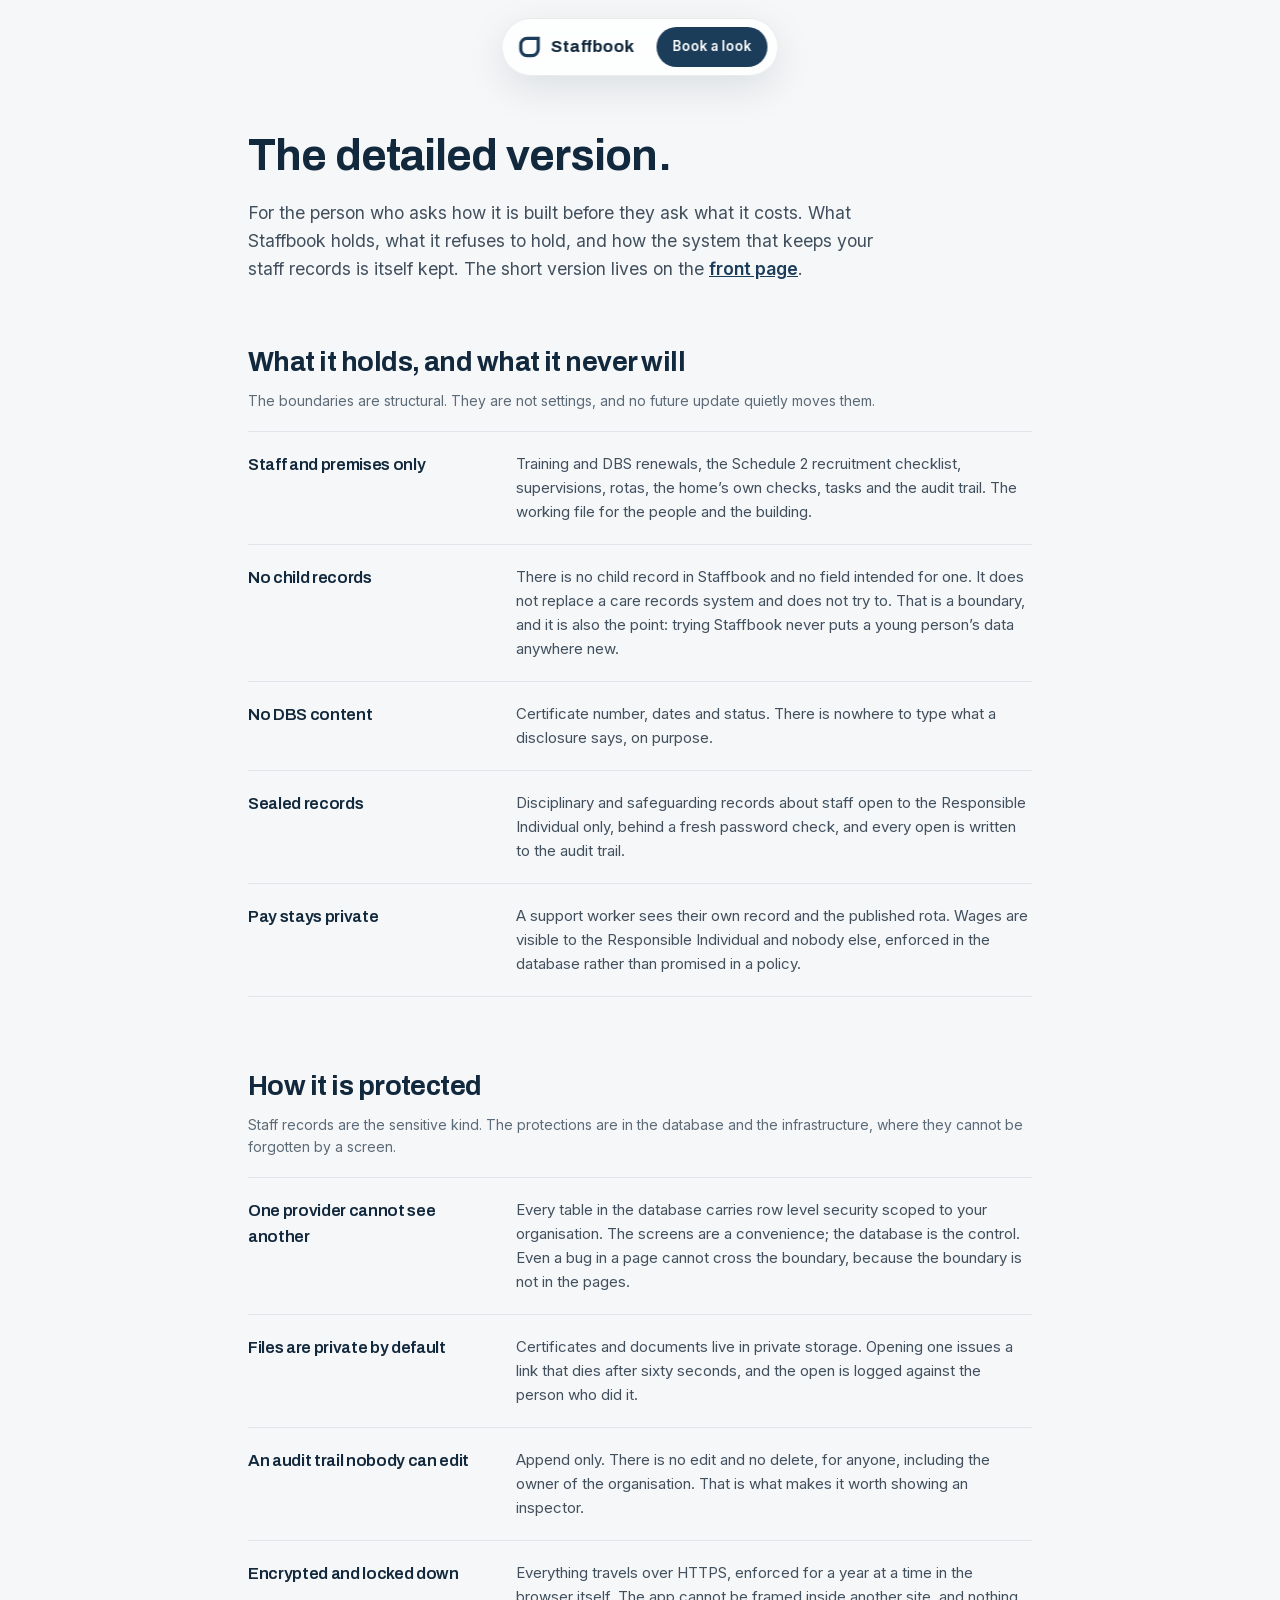
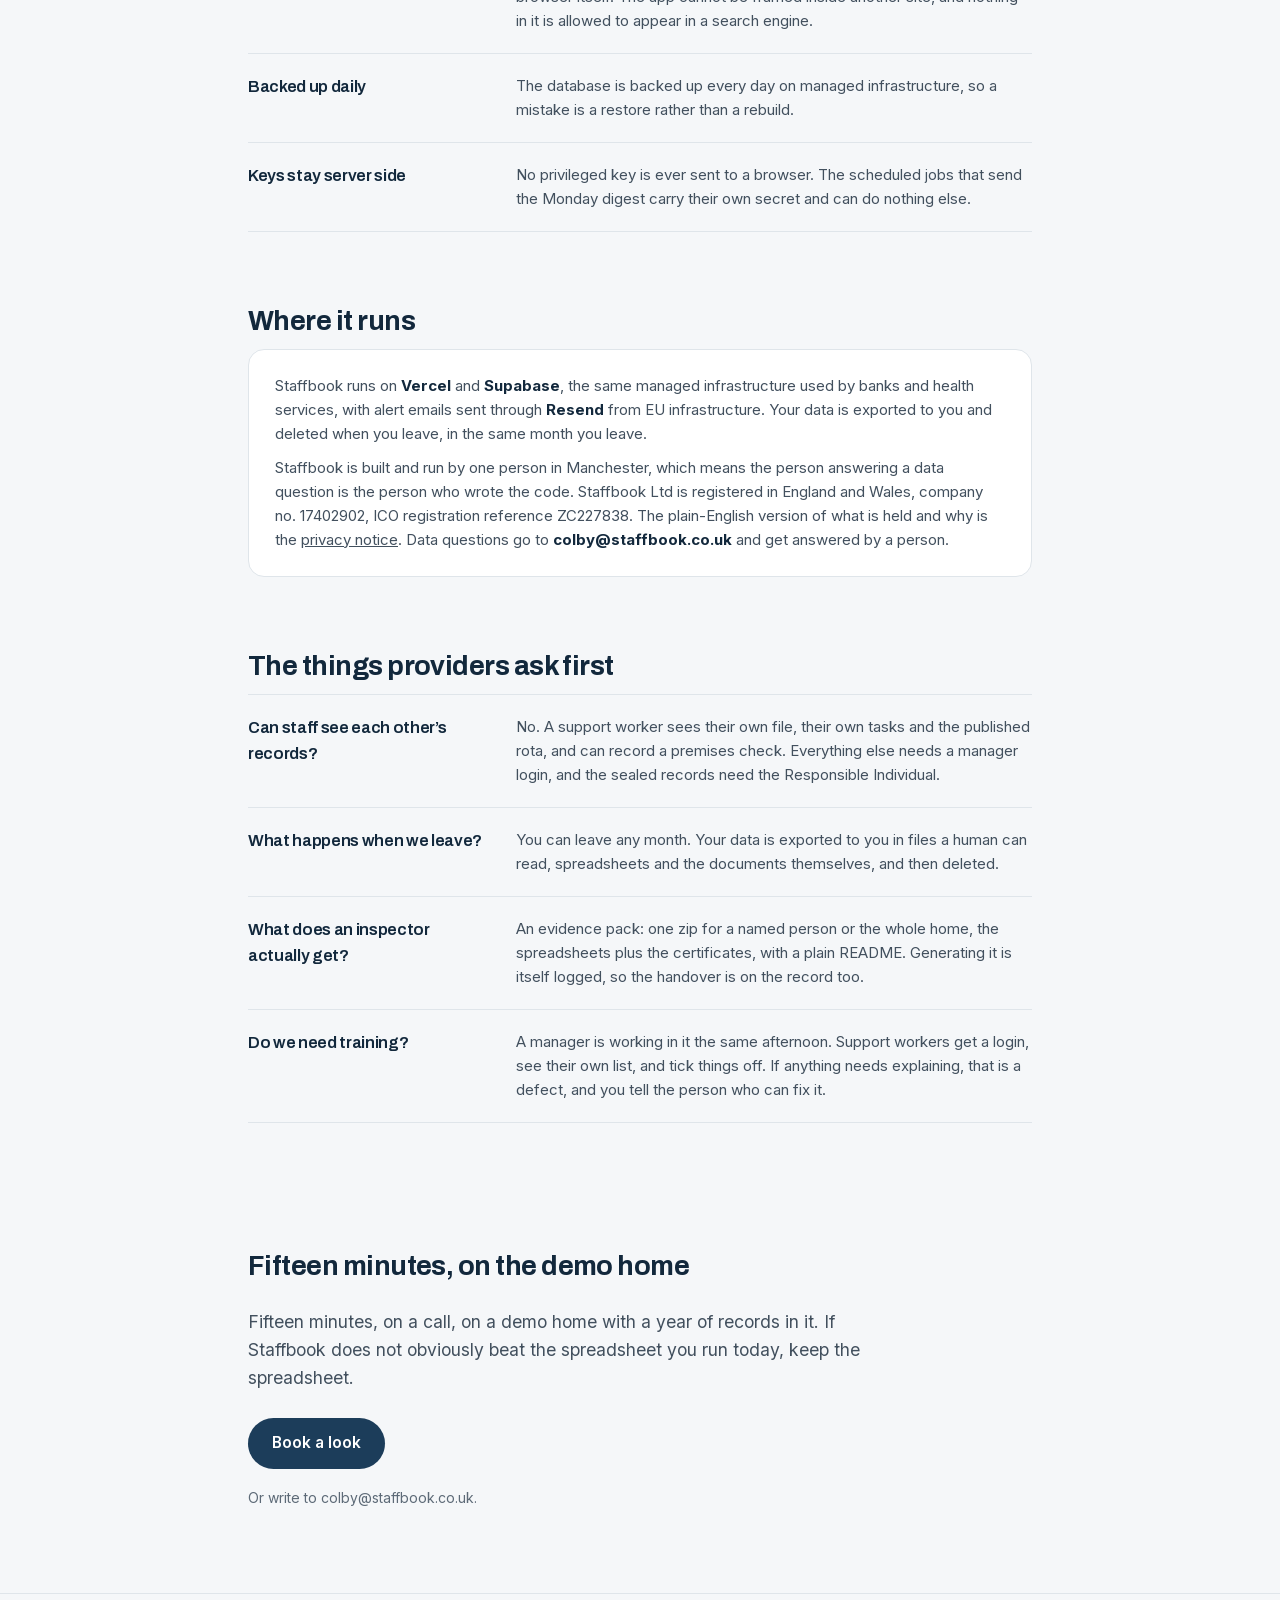
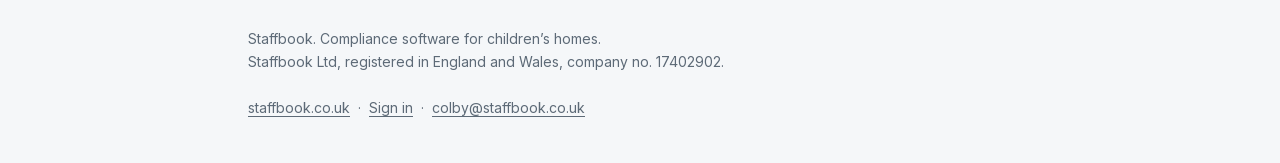
<file: compliance/index.html>
<!doctype html>
<html lang="en-GB">
<head>
<meta charset="utf-8">
<meta name="viewport" content="width=device-width, initial-scale=1">
<title>Staffbook | The detailed version</title>
<meta name="description" content="How Staffbook holds and protects staff compliance data for children's homes: tenant isolation in the database, an append-only audit trail, private file storage, and the boundaries the system refuses to cross.">
<link rel="canonical" href="https://staffbook.co.uk/compliance/">
<meta property="og:title" content="Staffbook | The detailed version">
<meta property="og:description" content="How Staffbook holds and protects staff compliance data, for the person who asks how it is built before they ask what it costs.">
<meta property="og:url" content="https://staffbook.co.uk/compliance/">
<meta property="og:image" content="https://staffbook.co.uk/img/og.png">
<link rel="icon" type="image/png" sizes="48x48" href="/favicon-48.png">
<link rel="icon" type="image/png" sizes="192x192" href="/favicon-192.png">
<link rel="icon" type="image/png" sizes="32x32" href="/favicon-32.png">
<link rel="apple-touch-icon" href="/apple-touch-icon.png">
<link rel="stylesheet" href="/fonts.css">
<style>
/* =============================================================================
   The detailed version: the page for the person who asks how Staffbook is built
   before they ask what it costs. Same light system as the front page and the
   product, because a trust page in a different outfit reads as a costume.
   ============================================================================= */
:root{
  --bg:#f5f7f9; --surface:#ffffff; --ink:#12283c; --ink-2:#42505e; --ink-3:#5d6a77;
  --line:#dfe5ea; --accent:#1c3d5a; --accent-deep:#14304a;
  --ease:cubic-bezier(0.32,0.72,0,1);
}
*{margin:0;box-sizing:border-box}
html{scroll-behavior:smooth}
body{background:var(--bg);color:var(--ink);
  font-family:Inter,ui-sans-serif,-apple-system,BlinkMacSystemFont,sans-serif;
  font-size:16px;line-height:1.6;-webkit-font-smoothing:antialiased}
h1,h2,h3{font-family:Archivo,Inter,sans-serif;letter-spacing:-0.02em}
a{color:inherit}
.wrap{max-width:880px;margin:0 auto;padding:0 clamp(20px,4vw,48px)}

.nav{position:fixed;top:18px;left:50%;transform:translateX(-50%);z-index:40;width:max-content;
  display:flex;align-items:center;gap:6px;padding:8px 10px 8px 16px;
  background:rgba(255,255,255,.82);backdrop-filter:blur(14px);
  -webkit-backdrop-filter:blur(14px);
  border:1px solid rgba(13,22,32,.08);border-radius:999px;
  box-shadow:0 12px 40px rgba(13,22,32,.10)}
.nav .brand{display:flex;align-items:center;gap:10px;margin-right:10px;white-space:nowrap;
  font-family:Archivo;font-weight:700;font-size:17px;text-decoration:none}
.nav .brand svg{width:22px;height:22px}
.nav a.cta{font-size:13.5px;font-weight:600;color:#fff;background:var(--accent);white-space:nowrap;
  text-decoration:none;padding:9px 16px;border-radius:999px;margin-left:6px;
  transition:background-color .3s var(--ease)}
.nav a.cta:hover{background:var(--accent-deep)}

header{padding:132px 0 24px}
h1{font-size:clamp(30px,3.4vw,44px);line-height:1.08;text-wrap:balance}
.lede{margin-top:20px;font-size:17.5px;color:var(--ink-2);max-width:58ch}
.lede a{color:var(--accent);font-weight:600}

section{padding:34px 0}
h2{font-size:clamp(21px,2.4vw,27px);margin-bottom:6px}
.since{font-size:14px;color:var(--ink-3);margin-bottom:18px}

.row{border-top:1px solid var(--line);padding:20px 0;display:grid;
  grid-template-columns:minmax(180px,240px) 1fr;gap:10px 28px}
.row:last-of-type{border-bottom:1px solid var(--line)}
.row h3{font-size:16.5px;font-weight:600}
.row p{font-size:15px;color:var(--ink-2);max-width:60ch}
.row p+p{margin-top:8px}
@media (max-width:640px){.row{grid-template-columns:1fr;gap:4px}}

.plain{background:var(--surface);border:1px solid var(--line);border-radius:16px;
  padding:24px 26px;font-size:15px;color:var(--ink-2)}
.plain b{color:var(--ink)}
.plain p+p{margin-top:10px}

.cta-band{margin:44px 0 0;padding:44px 0 84px}
.btn{display:inline-flex;align-items:center;gap:12px;text-decoration:none;
  font-weight:600;font-size:15.5px;border-radius:999px;padding:13px 24px;
  background:var(--accent);color:#fff;
  transition:background-color .35s var(--ease)}
.btn:hover{background:var(--accent-deep)}
.beneath{margin-top:18px;font-size:14px;color:var(--ink-3)}

footer{border-top:1px solid var(--line);padding:34px 0 44px}
footer .wrap{display:flex;justify-content:space-between;gap:24px;flex-wrap:wrap}
footer p{font-size:14px;color:var(--ink-3)}
footer a{text-decoration:underline;text-underline-offset:3px}
</style>
</head>
<body>

<nav class="nav" aria-label="Main">
  <a class="brand" href="/">
    <svg viewBox="0 0 48 48" fill="none" stroke="#1c3d5a" stroke-width="7" aria-hidden="true">
      <path d="M19 5 H43 V29 a14 14 0 0 1 -14 14 H19 a14 14 0 0 1 -14 -14 V19 a14 14 0 0 1 14 -14 Z"/>
    </svg>
    Staffbook
  </a>
  <a class="cta" href="mailto:colby@staffbook.co.uk?subject=A%20look%20at%20Staffbook">Book a look</a>
</nav>

<header>
  <div class="wrap">
    <h1>The detailed version.</h1>
    <p class="lede">For the person who asks how it is built before they ask
      what it costs. What Staffbook holds, what it refuses to hold, and how the
      system that keeps your staff records is itself kept. The short version
      lives on the <a href="/">front page</a>.</p>
  </div>
</header>

<section>
  <div class="wrap">
    <h2>What it holds, and what it never will</h2>
    <p class="since">The boundaries are structural. They are not settings, and
      no future update quietly moves them.</p>
    <div class="row">
      <h3>Staff and premises only</h3>
      <p>Training and DBS renewals, the Schedule 2 recruitment checklist,
        supervisions, rotas, the home&rsquo;s own checks, tasks and the audit
        trail. The working file for the people and the building.</p>
    </div>
    <div class="row">
      <h3>No child records</h3>
      <p>There is no child record in Staffbook and no field intended for one. It
        does not replace a care records system and does not try to. That is a
        boundary, and it is also the point: trying Staffbook never puts a young
        person&rsquo;s data anywhere new.</p>
    </div>
    <div class="row">
      <h3>No DBS content</h3>
      <p>Certificate number, dates and status. There is nowhere to type what a
        disclosure says, on purpose.</p>
    </div>
    <div class="row">
      <h3>Sealed records</h3>
      <p>Disciplinary and safeguarding records about staff open to the
        Responsible Individual only, behind a fresh password check, and every
        open is written to the audit trail.</p>
    </div>
    <div class="row">
      <h3>Pay stays private</h3>
      <p>A support worker sees their own record and the published rota. Wages
        are visible to the Responsible Individual and nobody else, enforced in
        the database rather than promised in a policy.</p>
    </div>
  </div>
</section>

<section>
  <div class="wrap">
    <h2>How it is protected</h2>
    <p class="since">Staff records are the sensitive kind. The protections are
      in the database and the infrastructure, where they cannot be forgotten
      by a screen.</p>
    <div class="row">
      <h3>One provider cannot see another</h3>
      <p>Every table in the database carries row level security scoped to your
        organisation. The screens are a convenience; the database is the
        control. Even a bug in a page cannot cross the boundary, because the
        boundary is not in the pages.</p>
    </div>
    <div class="row">
      <h3>Files are private by default</h3>
      <p>Certificates and documents live in private storage. Opening one
        issues a link that dies after sixty seconds, and the open is logged
        against the person who did it.</p>
    </div>
    <div class="row">
      <h3>An audit trail nobody can edit</h3>
      <p>Append only. There is no edit and no delete, for anyone, including
        the owner of the organisation. That is what makes it worth showing an
        inspector.</p>
    </div>
    <div class="row">
      <h3>Encrypted and locked down</h3>
      <p>Everything travels over HTTPS, enforced for a year at a time in the
        browser itself. The app cannot be framed inside another site, and
        nothing in it is allowed to appear in a search engine.</p>
    </div>
    <div class="row">
      <h3>Backed up daily</h3>
      <p>The database is backed up every day on managed infrastructure, so a
        mistake is a restore rather than a rebuild.</p>
    </div>
    <div class="row">
      <h3>Keys stay server side</h3>
      <p>No privileged key is ever sent to a browser. The scheduled jobs that
        send the Monday digest carry their own secret and can do nothing
        else.</p>
    </div>
  </div>
</section>

<section>
  <div class="wrap">
    <h2>Where it runs</h2>
    <div class="plain">
      <p>Staffbook runs on <b>Vercel</b> and <b>Supabase</b>, the same managed
        infrastructure used by banks and health services, with alert emails
        sent through <b>Resend</b> from EU infrastructure. Your data is
        exported to you and deleted when you leave, in the same month you
        leave.</p>
      <p>Staffbook is built and run by one person in Manchester, which means the
        person answering a data question is the person who wrote the code.
        Staffbook Ltd is registered in
        England and Wales, company no. 17402902, ICO registration
        reference ZC227838. The plain-English version of what is held and why is
        the <a href="/privacy/">privacy notice</a>. Data questions go to
        <b>colby@staffbook.co.uk</b> and get answered by a person.</p>
    </div>
  </div>
</section>

<section>
  <div class="wrap">
    <h2>The things providers ask first</h2>
    <div class="row">
      <h3>Can staff see each other&rsquo;s records?</h3>
      <p>No. A support worker sees their own file, their own tasks and the
        published rota, and can record a premises check. Everything else needs
        a manager login, and the sealed records need the Responsible
        Individual.</p>
    </div>
    <div class="row">
      <h3>What happens when we leave?</h3>
      <p>You can leave any month. Your data is exported to you in files a
        human can read, spreadsheets and the documents themselves, and then
        deleted.</p>
    </div>
    <div class="row">
      <h3>What does an inspector actually get?</h3>
      <p>An evidence pack: one zip for a named person or the whole home, the
        spreadsheets plus the certificates, with a plain README. Generating it
        is itself logged, so the handover is on the record too.</p>
    </div>
    <div class="row">
      <h3>Do we need training?</h3>
      <p>A manager is working in it the same afternoon. Support workers get a
        login, see their own list, and tick things off. If anything needs
        explaining, that is a defect, and you tell the person who can fix
        it.</p>
    </div>
  </div>
</section>

<section class="cta-band">
  <div class="wrap">
    <h2>Fifteen minutes, on the demo home</h2>
    <p class="lede" style="margin-bottom:26px">Fifteen minutes, on a call, on
      a demo home with a year of records in it. If Staffbook does not obviously
      beat the spreadsheet you run today, keep the spreadsheet.</p>
    <a class="btn" href="mailto:colby@staffbook.co.uk?subject=A%20look%20at%20Staffbook&body=I%20would%20like%20a%20look%20at%20Staffbook.%20My%20home%20is%20">Book a look</a>
    <p class="beneath">Or write to colby@staffbook.co.uk.</p>
  </div>
</section>

<footer>
  <div class="wrap">
    <p>Staffbook. Compliance software for children&rsquo;s homes.<br>
       Staffbook Ltd, registered in England and Wales, company no. 17402902.</p>
    <p><a href="/">staffbook.co.uk</a> &nbsp;&middot;&nbsp;
       <a href="https://app.staffbook.co.uk">Sign in</a> &nbsp;&middot;&nbsp;
       <a href="mailto:colby@staffbook.co.uk">colby@staffbook.co.uk</a></p>
  </div>
</footer>

<script data-goatcounter="https://ordane.goatcounter.com/count" async src="//gc.zgo.at/count.js"></script>
</body>
</html>
</file>
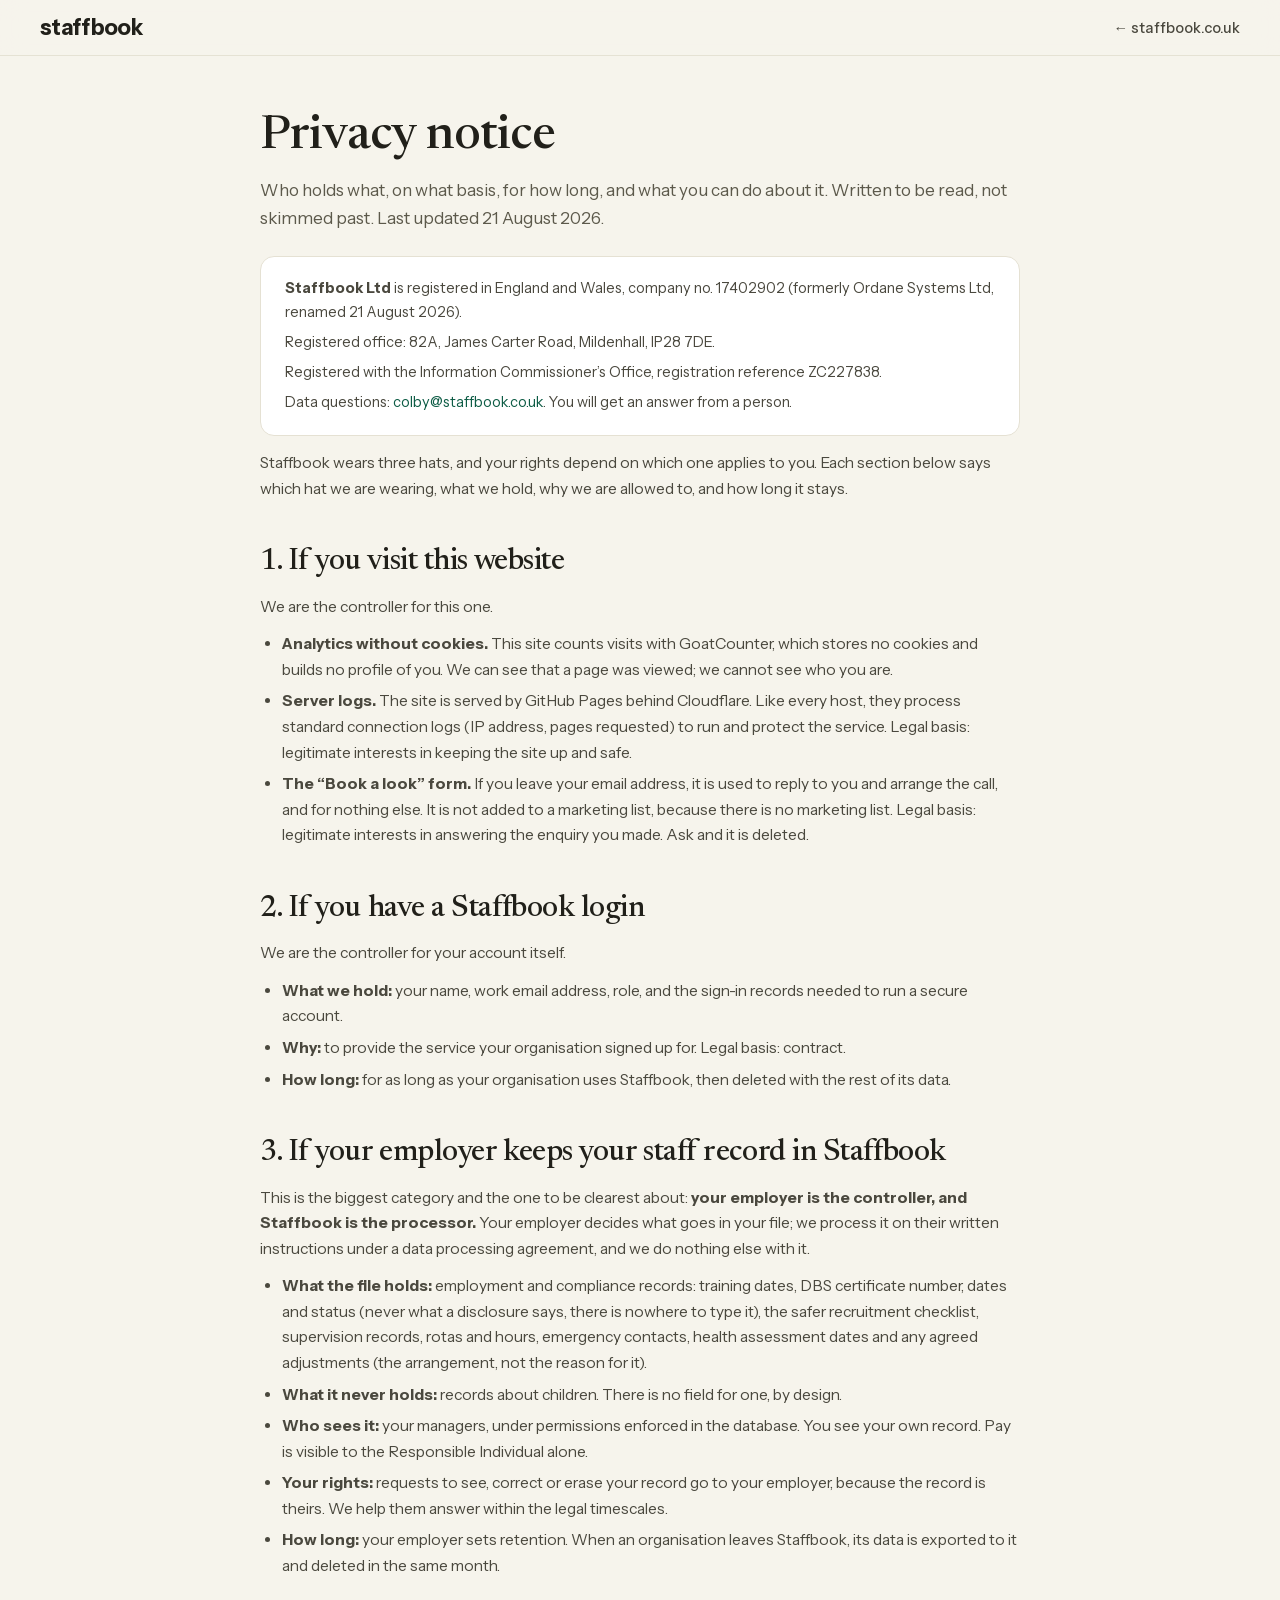
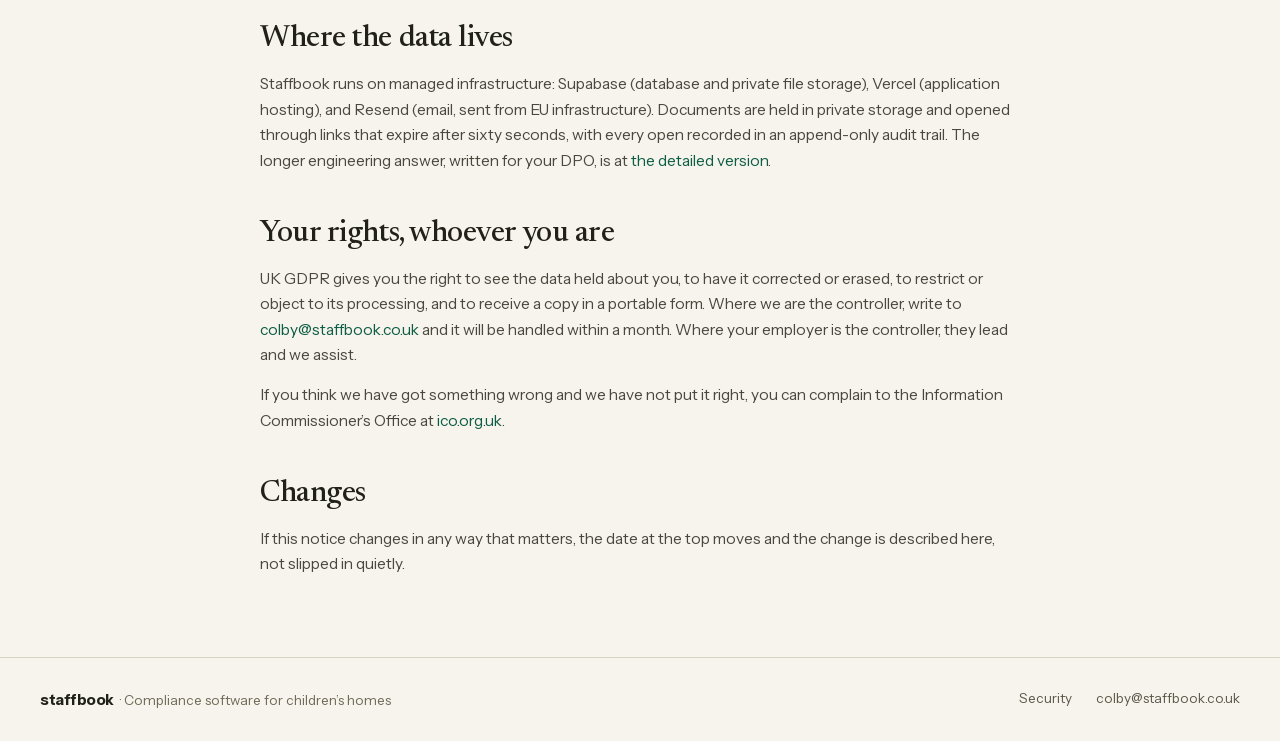
<file: privacy/index.html>
<!DOCTYPE html>
<html lang="en-GB">
<head>
<meta charset="utf-8">
<meta name="viewport" content="width=device-width, initial-scale=1">
<title>Staffbook | Privacy notice</title>
<meta name="description" content="What Staffbook holds, on what legal basis, for how long, and your rights: the privacy notice for the website, the app, and the staff records our customers keep.">
<link rel="canonical" href="https://staffbook.co.uk/privacy/">
<meta property="og:title" content="Staffbook | Privacy notice">
<meta property="og:description" content="Who holds what, on what basis, for how long, and your rights.">
<meta property="og:url" content="https://staffbook.co.uk/privacy/">
<meta property="og:image" content="https://staffbook.co.uk/img/og.png">
<link rel="icon" type="image/svg+xml" href="/brand/staffbook-favicon.svg">
<link rel="icon" type="image/png" sizes="48x48" href="/favicon-48.png">
<link rel="icon" type="image/png" sizes="192x192" href="/favicon-192.png">
<link rel="icon" type="image/png" sizes="32x32" href="/favicon-32.png">
<link rel="apple-touch-icon" href="/apple-touch-icon.png">
<link rel="stylesheet" href="/fonts/fonts.css">
<style>
  html,body{margin:0;padding:0;background:#F6F4EC}
  body{font-family:'Instrument Sans','Helvetica Neue',sans-serif;color:#21201A;
    -webkit-font-smoothing:antialiased}
  a{color:#0D5C45;text-decoration:none;transition:color .15s ease}
  a:hover{color:#0A4735}
  ::selection{background:#DCEAD9}
  .serif{font-family:'Newsreader',Georgia,serif;font-weight:500}
  .wrap{max-width:760px;margin:0 auto;padding:0 clamp(20px,4vw,40px)}
  .navbar{position:sticky;top:0;z-index:60;background:rgba(246,244,236,.92);
    backdrop-filter:blur(12px);-webkit-backdrop-filter:blur(12px);
    border-bottom:1px solid rgba(216,212,194,.55)}
  .navin{display:flex;align-items:center;justify-content:space-between;
    max-width:1220px;margin:0 auto;padding:14px clamp(20px,4vw,40px)}
  .wordmark{font-size:22px;font-weight:700;letter-spacing:-.03em;color:#21201A}
  h1{font-family:'Newsreader',Georgia,serif;font-weight:500;
    font-size:clamp(34px,5vw,48px);letter-spacing:-.02em;line-height:1.05;margin:56px 0 0}
  h2{font-family:'Newsreader',Georgia,serif;font-weight:500;
    font-size:clamp(24px,3vw,30px);letter-spacing:-.015em;line-height:1.15;margin:44px 0 0}
  h3{font-size:16px;font-weight:700;margin:26px 0 0}
  p,li{font-size:15.5px;line-height:1.65;color:#4A483E}
  p{margin:14px 0 0}
  ul{margin:12px 0 0;padding-left:22px}
  li{margin-top:6px}
  .lede{font-size:17px;color:#5C594B}
  .factbox{background:#FFFFFF;border:1px solid #E5E1D3;border-radius:14px;
    padding:20px 24px;margin-top:24px}
  .factbox p{margin:6px 0 0;font-size:14.5px}
  .factbox p:first-child{margin-top:0}
  .pending{color:#77745F;font-style:normal}
  footer{border-top:1px solid #D8D4C2;margin-top:80px}
  .fin{max-width:1220px;margin:0 auto;padding:32px clamp(20px,4vw,40px);
    display:flex;justify-content:space-between;flex-wrap:wrap;gap:12px;
    font-size:13.5px;color:#6E6B57}
</style>
</head>
<body>

<div class="navbar">
  <nav class="navin" aria-label="Main">
    <a href="/" class="wordmark">staffbook</a>
    <a href="/" style="font-size:14.5px;font-weight:500;color:#4A483E">← staffbook.co.uk</a>
  </nav>
</div>

<main class="wrap">
  <h1>Privacy notice</h1>
  <p class="lede">Who holds what, on what basis, for how long, and what you can
  do about it. Written to be read, not skimmed past. Last updated 21 August 2026.</p>

  <div class="factbox">
    <p><strong>Staffbook Ltd</strong> is registered in England and Wales,
    company no. 17402902 (formerly Ordane Systems Ltd, renamed 21 August 2026).</p>
    <p>Registered office: 82A, James Carter Road, Mildenhall, IP28 7DE.</p>
    <p>Registered with the Information Commissioner&rsquo;s Office,
    registration reference ZC227838.</p>
    <p>Data questions: <a href="mailto:colby@staffbook.co.uk">colby@staffbook.co.uk</a>.
    You will get an answer from a person.</p>
  </div>

  <p>Staffbook wears three hats, and your rights depend on which one applies to
  you. Each section below says which hat we are wearing, what we hold, why we
  are allowed to, and how long it stays.</p>

  <h2>1. If you visit this website</h2>
  <p>We are the controller for this one.</p>
  <ul>
    <li><strong>Analytics without cookies.</strong> This site counts visits with
    GoatCounter, which stores no cookies and builds no profile of you. We can see
    that a page was viewed; we cannot see who you are.</li>
    <li><strong>Server logs.</strong> The site is served by GitHub Pages behind
    Cloudflare. Like every host, they process standard connection logs (IP
    address, pages requested) to run and protect the service. Legal basis:
    legitimate interests in keeping the site up and safe.</li>
    <li><strong>The &ldquo;Book a look&rdquo; form.</strong> If you leave your
    email address, it is used to reply to you and arrange the call, and for
    nothing else. It is not added to a marketing list, because there is no
    marketing list. Legal basis: legitimate interests in answering the enquiry
    you made. Ask and it is deleted.</li>
  </ul>

  <h2>2. If you have a Staffbook login</h2>
  <p>We are the controller for your account itself.</p>
  <ul>
    <li><strong>What we hold:</strong> your name, work email address, role, and
    the sign-in records needed to run a secure account.</li>
    <li><strong>Why:</strong> to provide the service your organisation signed up
    for. Legal basis: contract.</li>
    <li><strong>How long:</strong> for as long as your organisation uses
    Staffbook, then deleted with the rest of its data.</li>
  </ul>

  <h2>3. If your employer keeps your staff record in Staffbook</h2>
  <p>This is the biggest category and the one to be clearest about: <strong>your
  employer is the controller, and Staffbook is the processor.</strong> Your
  employer decides what goes in your file; we process it on their written
  instructions under a data processing agreement, and we do nothing else with it.</p>
  <ul>
    <li><strong>What the file holds:</strong> employment and compliance records:
    training dates, DBS certificate number, dates and status (never what a
    disclosure says, there is nowhere to type it), the safer recruitment
    checklist, supervision records, rotas and hours, emergency contacts, health
    assessment dates and any agreed adjustments (the arrangement, not the reason
    for it).</li>
    <li><strong>What it never holds:</strong> records about children. There is
    no field for one, by design.</li>
    <li><strong>Who sees it:</strong> your managers, under permissions enforced
    in the database. You see your own record. Pay is visible to the Responsible
    Individual alone.</li>
    <li><strong>Your rights:</strong> requests to see, correct or erase your
    record go to your employer, because the record is theirs. We help them
    answer within the legal timescales.</li>
    <li><strong>How long:</strong> your employer sets retention. When an
    organisation leaves Staffbook, its data is exported to it and deleted in the
    same month.</li>
  </ul>

  <h2>Where the data lives</h2>
  <p>Staffbook runs on managed infrastructure: Supabase (database and private
  file storage), Vercel (application hosting), and Resend (email, sent from EU
  infrastructure). Documents are held in private storage and opened through
  links that expire after sixty seconds, with every open recorded in an
  append-only audit trail. The longer engineering answer, written for your DPO,
  is at <a href="/compliance/">the detailed version</a>.</p>

  <h2>Your rights, whoever you are</h2>
  <p>UK GDPR gives you the right to see the data held about you, to have it
  corrected or erased, to restrict or object to its processing, and to receive
  a copy in a portable form. Where we are the controller, write to
  <a href="mailto:colby@staffbook.co.uk">colby@staffbook.co.uk</a> and it will be
  handled within a month. Where your employer is the controller, they lead and
  we assist.</p>
  <p>If you think we have got something wrong and we have not put it right, you
  can complain to the Information Commissioner&rsquo;s Office at
  <a href="https://ico.org.uk" rel="noreferrer">ico.org.uk</a>.</p>

  <h2>Changes</h2>
  <p>If this notice changes in any way that matters, the date at the top moves
  and the change is described here, not slipped in quietly.</p>
</main>

<footer>
  <div class="fin">
    <span><span style="font-weight:700;letter-spacing:-.03em;color:#21201A;font-size:15px">staffbook</span>
    &nbsp;· Compliance software for children&rsquo;s homes</span>
    <span style="display:flex;gap:24px;flex-wrap:wrap">
      <a href="/compliance/" style="color:#5C594B">Security</a>
      <a href="mailto:colby@staffbook.co.uk" style="color:#5C594B">colby@staffbook.co.uk</a>
    </span>
  </div>
</footer>

</body>
</html>
</file>
<file: fonts/fonts.css>
@font-face {
  font-family: 'Instrument Sans';
  font-style: normal;
  font-weight: 400;
  font-stretch: 100%;
  font-display: swap;
  src: url(/fonts/instrumentsans-normal-400-latin-ext.woff2) format('woff2');
  unicode-range: U+0100-02BA, U+02BD-02C5, U+02C7-02CC, U+02CE-02D7, U+02DD-02FF, U+0304, U+0308, U+0329, U+1D00-1DBF, U+1E00-1E9F, U+1EF2-1EFF, U+2020, U+20A0-20AB, U+20AD-20C0, U+2113, U+2C60-2C7F, U+A720-A7FF;
}
@font-face {
  font-family: 'Instrument Sans';
  font-style: normal;
  font-weight: 400;
  font-stretch: 100%;
  font-display: swap;
  src: url(/fonts/instrumentsans-normal-400-latin.woff2) format('woff2');
  unicode-range: U+0000-00FF, U+0131, U+0152-0153, U+02BB-02BC, U+02C6, U+02DA, U+02DC, U+0304, U+0308, U+0329, U+2000-206F, U+20AC, U+2122, U+2191, U+2193, U+2212, U+2215, U+FEFF, U+FFFD;
}
@font-face {
  font-family: 'Instrument Sans';
  font-style: normal;
  font-weight: 500;
  font-stretch: 100%;
  font-display: swap;
  src: url(/fonts/instrumentsans-normal-500-latin-ext.woff2) format('woff2');
  unicode-range: U+0100-02BA, U+02BD-02C5, U+02C7-02CC, U+02CE-02D7, U+02DD-02FF, U+0304, U+0308, U+0329, U+1D00-1DBF, U+1E00-1E9F, U+1EF2-1EFF, U+2020, U+20A0-20AB, U+20AD-20C0, U+2113, U+2C60-2C7F, U+A720-A7FF;
}
@font-face {
  font-family: 'Instrument Sans';
  font-style: normal;
  font-weight: 500;
  font-stretch: 100%;
  font-display: swap;
  src: url(/fonts/instrumentsans-normal-500-latin.woff2) format('woff2');
  unicode-range: U+0000-00FF, U+0131, U+0152-0153, U+02BB-02BC, U+02C6, U+02DA, U+02DC, U+0304, U+0308, U+0329, U+2000-206F, U+20AC, U+2122, U+2191, U+2193, U+2212, U+2215, U+FEFF, U+FFFD;
}
@font-face {
  font-family: 'Instrument Sans';
  font-style: normal;
  font-weight: 600;
  font-stretch: 100%;
  font-display: swap;
  src: url(/fonts/instrumentsans-normal-600-latin-ext.woff2) format('woff2');
  unicode-range: U+0100-02BA, U+02BD-02C5, U+02C7-02CC, U+02CE-02D7, U+02DD-02FF, U+0304, U+0308, U+0329, U+1D00-1DBF, U+1E00-1E9F, U+1EF2-1EFF, U+2020, U+20A0-20AB, U+20AD-20C0, U+2113, U+2C60-2C7F, U+A720-A7FF;
}
@font-face {
  font-family: 'Instrument Sans';
  font-style: normal;
  font-weight: 600;
  font-stretch: 100%;
  font-display: swap;
  src: url(/fonts/instrumentsans-normal-600-latin.woff2) format('woff2');
  unicode-range: U+0000-00FF, U+0131, U+0152-0153, U+02BB-02BC, U+02C6, U+02DA, U+02DC, U+0304, U+0308, U+0329, U+2000-206F, U+20AC, U+2122, U+2191, U+2193, U+2212, U+2215, U+FEFF, U+FFFD;
}
@font-face {
  font-family: 'Instrument Sans';
  font-style: normal;
  font-weight: 700;
  font-stretch: 100%;
  font-display: swap;
  src: url(/fonts/instrumentsans-normal-700-latin-ext.woff2) format('woff2');
  unicode-range: U+0100-02BA, U+02BD-02C5, U+02C7-02CC, U+02CE-02D7, U+02DD-02FF, U+0304, U+0308, U+0329, U+1D00-1DBF, U+1E00-1E9F, U+1EF2-1EFF, U+2020, U+20A0-20AB, U+20AD-20C0, U+2113, U+2C60-2C7F, U+A720-A7FF;
}
@font-face {
  font-family: 'Instrument Sans';
  font-style: normal;
  font-weight: 700;
  font-stretch: 100%;
  font-display: swap;
  src: url(/fonts/instrumentsans-normal-700-latin.woff2) format('woff2');
  unicode-range: U+0000-00FF, U+0131, U+0152-0153, U+02BB-02BC, U+02C6, U+02DA, U+02DC, U+0304, U+0308, U+0329, U+2000-206F, U+20AC, U+2122, U+2191, U+2193, U+2212, U+2215, U+FEFF, U+FFFD;
}
@font-face {
  font-family: 'JetBrains Mono';
  font-style: normal;
  font-weight: 400;
  font-display: swap;
  src: url(/fonts/jetbrainsmono-normal-400-latin-ext.woff2) format('woff2');
  unicode-range: U+0100-02BA, U+02BD-02C5, U+02C7-02CC, U+02CE-02D7, U+02DD-02FF, U+0304, U+0308, U+0329, U+1D00-1DBF, U+1E00-1E9F, U+1EF2-1EFF, U+2020, U+20A0-20AB, U+20AD-20C0, U+2113, U+2C60-2C7F, U+A720-A7FF;
}
@font-face {
  font-family: 'JetBrains Mono';
  font-style: normal;
  font-weight: 400;
  font-display: swap;
  src: url(/fonts/jetbrainsmono-normal-400-latin.woff2) format('woff2');
  unicode-range: U+0000-00FF, U+0131, U+0152-0153, U+02BB-02BC, U+02C6, U+02DA, U+02DC, U+0304, U+0308, U+0329, U+2000-206F, U+20AC, U+2122, U+2191, U+2193, U+2212, U+2215, U+FEFF, U+FFFD;
}
@font-face {
  font-family: 'JetBrains Mono';
  font-style: normal;
  font-weight: 500;
  font-display: swap;
  src: url(/fonts/jetbrainsmono-normal-500-latin-ext.woff2) format('woff2');
  unicode-range: U+0100-02BA, U+02BD-02C5, U+02C7-02CC, U+02CE-02D7, U+02DD-02FF, U+0304, U+0308, U+0329, U+1D00-1DBF, U+1E00-1E9F, U+1EF2-1EFF, U+2020, U+20A0-20AB, U+20AD-20C0, U+2113, U+2C60-2C7F, U+A720-A7FF;
}
@font-face {
  font-family: 'JetBrains Mono';
  font-style: normal;
  font-weight: 500;
  font-display: swap;
  src: url(/fonts/jetbrainsmono-normal-500-latin.woff2) format('woff2');
  unicode-range: U+0000-00FF, U+0131, U+0152-0153, U+02BB-02BC, U+02C6, U+02DA, U+02DC, U+0304, U+0308, U+0329, U+2000-206F, U+20AC, U+2122, U+2191, U+2193, U+2212, U+2215, U+FEFF, U+FFFD;
}
@font-face {
  font-family: 'Newsreader';
  font-style: italic;
  font-weight: 400;
  font-display: swap;
  src: url(/fonts/newsreader-italic-400-latin-ext.woff2) format('woff2');
  unicode-range: U+0100-02BA, U+02BD-02C5, U+02C7-02CC, U+02CE-02D7, U+02DD-02FF, U+0304, U+0308, U+0329, U+1D00-1DBF, U+1E00-1E9F, U+1EF2-1EFF, U+2020, U+20A0-20AB, U+20AD-20C0, U+2113, U+2C60-2C7F, U+A720-A7FF;
}
@font-face {
  font-family: 'Newsreader';
  font-style: italic;
  font-weight: 400;
  font-display: swap;
  src: url(/fonts/newsreader-italic-400-latin.woff2) format('woff2');
  unicode-range: U+0000-00FF, U+0131, U+0152-0153, U+02BB-02BC, U+02C6, U+02DA, U+02DC, U+0304, U+0308, U+0329, U+2000-206F, U+20AC, U+2122, U+2191, U+2193, U+2212, U+2215, U+FEFF, U+FFFD;
}
@font-face {
  font-family: 'Newsreader';
  font-style: italic;
  font-weight: 500;
  font-display: swap;
  src: url(/fonts/newsreader-italic-500-latin-ext.woff2) format('woff2');
  unicode-range: U+0100-02BA, U+02BD-02C5, U+02C7-02CC, U+02CE-02D7, U+02DD-02FF, U+0304, U+0308, U+0329, U+1D00-1DBF, U+1E00-1E9F, U+1EF2-1EFF, U+2020, U+20A0-20AB, U+20AD-20C0, U+2113, U+2C60-2C7F, U+A720-A7FF;
}
@font-face {
  font-family: 'Newsreader';
  font-style: italic;
  font-weight: 500;
  font-display: swap;
  src: url(/fonts/newsreader-italic-500-latin.woff2) format('woff2');
  unicode-range: U+0000-00FF, U+0131, U+0152-0153, U+02BB-02BC, U+02C6, U+02DA, U+02DC, U+0304, U+0308, U+0329, U+2000-206F, U+20AC, U+2122, U+2191, U+2193, U+2212, U+2215, U+FEFF, U+FFFD;
}
@font-face {
  font-family: 'Newsreader';
  font-style: normal;
  font-weight: 400;
  font-display: swap;
  src: url(/fonts/newsreader-normal-400-latin-ext.woff2) format('woff2');
  unicode-range: U+0100-02BA, U+02BD-02C5, U+02C7-02CC, U+02CE-02D7, U+02DD-02FF, U+0304, U+0308, U+0329, U+1D00-1DBF, U+1E00-1E9F, U+1EF2-1EFF, U+2020, U+20A0-20AB, U+20AD-20C0, U+2113, U+2C60-2C7F, U+A720-A7FF;
}
@font-face {
  font-family: 'Newsreader';
  font-style: normal;
  font-weight: 400;
  font-display: swap;
  src: url(/fonts/newsreader-normal-400-latin.woff2) format('woff2');
  unicode-range: U+0000-00FF, U+0131, U+0152-0153, U+02BB-02BC, U+02C6, U+02DA, U+02DC, U+0304, U+0308, U+0329, U+2000-206F, U+20AC, U+2122, U+2191, U+2193, U+2212, U+2215, U+FEFF, U+FFFD;
}
@font-face {
  font-family: 'Newsreader';
  font-style: normal;
  font-weight: 500;
  font-display: swap;
  src: url(/fonts/newsreader-normal-500-latin-ext.woff2) format('woff2');
  unicode-range: U+0100-02BA, U+02BD-02C5, U+02C7-02CC, U+02CE-02D7, U+02DD-02FF, U+0304, U+0308, U+0329, U+1D00-1DBF, U+1E00-1E9F, U+1EF2-1EFF, U+2020, U+20A0-20AB, U+20AD-20C0, U+2113, U+2C60-2C7F, U+A720-A7FF;
}
@font-face {
  font-family: 'Newsreader';
  font-style: normal;
  font-weight: 500;
  font-display: swap;
  src: url(/fonts/newsreader-normal-500-latin.woff2) format('woff2');
  unicode-range: U+0000-00FF, U+0131, U+0152-0153, U+02BB-02BC, U+02C6, U+02DA, U+02DC, U+0304, U+0308, U+0329, U+2000-206F, U+20AC, U+2122, U+2191, U+2193, U+2212, U+2215, U+FEFF, U+FFFD;
}
@font-face {
  font-family: 'Newsreader';
  font-style: normal;
  font-weight: 600;
  font-display: swap;
  src: url(/fonts/newsreader-normal-600-latin-ext.woff2) format('woff2');
  unicode-range: U+0100-02BA, U+02BD-02C5, U+02C7-02CC, U+02CE-02D7, U+02DD-02FF, U+0304, U+0308, U+0329, U+1D00-1DBF, U+1E00-1E9F, U+1EF2-1EFF, U+2020, U+20A0-20AB, U+20AD-20C0, U+2113, U+2C60-2C7F, U+A720-A7FF;
}
@font-face {
  font-family: 'Newsreader';
  font-style: normal;
  font-weight: 600;
  font-display: swap;
  src: url(/fonts/newsreader-normal-600-latin.woff2) format('woff2');
  unicode-range: U+0000-00FF, U+0131, U+0152-0153, U+02BB-02BC, U+02C6, U+02DA, U+02DC, U+0304, U+0308, U+0329, U+2000-206F, U+20AC, U+2122, U+2191, U+2193, U+2212, U+2215, U+FEFF, U+FFFD;
}
</file>
<file: fonts.css>
@font-face{font-family:Inter;font-style:normal;font-weight:100 900;font-display:swap;
  src:url([data-uri]) format("woff2")}
@font-face{font-family:Archivo;font-style:normal;font-weight:500 700;font-display:swap;
  src:url([data-uri]) format("woff2")}
</file>
